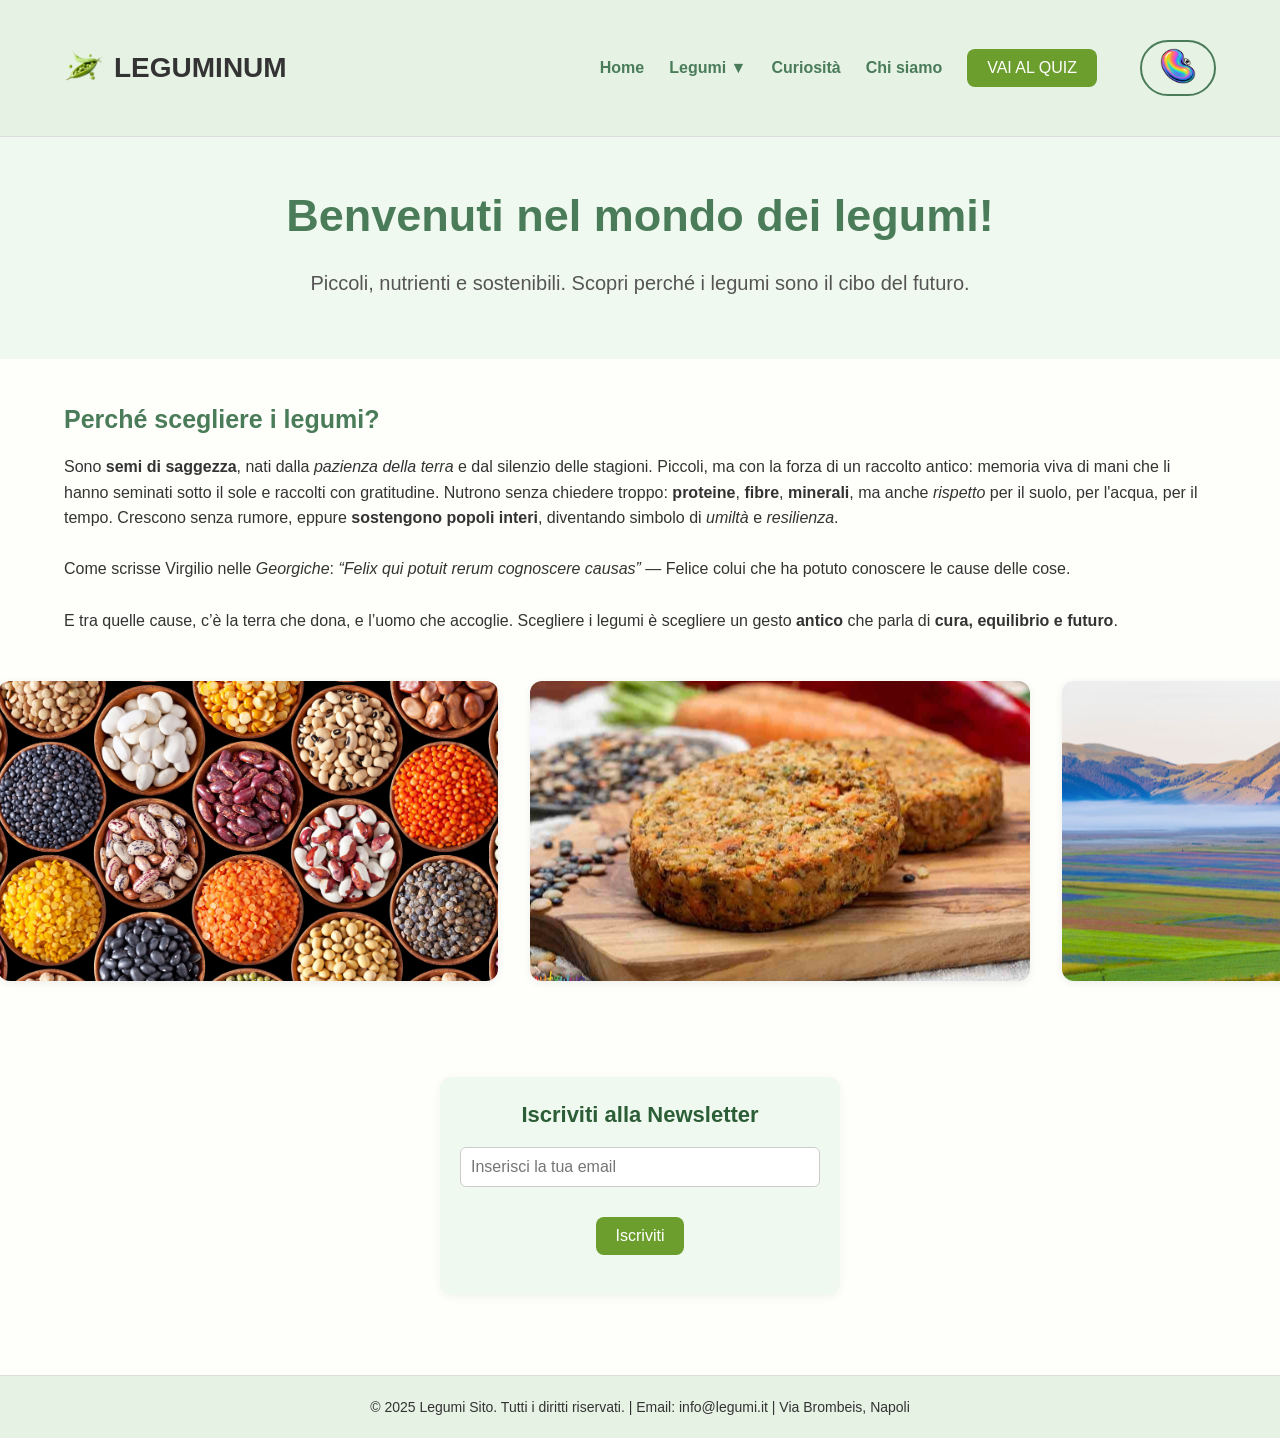
<file: index.html>
<!-- ciao mondo! -->
<!DOCTYPE html> <!-- Tipo di documento HTML -->
<html lang="it"> <!-- Lingua italiana -->
<head>
    <!-- Impostazione della codifica dei caratteri -->
    <meta charset="UTF-8"> <!-- Charset -->
    <!-- Permette il design responsive su dispositivi mobili -->
    <meta name="viewport" content="width=device-width, initial-scale=1.0"> <!-- Responsive -->
    <!-- Descrizione della pagina per i motori di ricerca -->
    <meta name="description" content="Scopri il mondo dei legumi: informazioni, curiosità e benefici."> <!-- SEO descrizione -->
    <!-- Titolo che compare sulla scheda del browser -->
    <title>LEGUMINUM - Home</title> <!-- Titolo pagina -->
    <!-- Collegamento ai fogli di stile -->
    <link rel="stylesheet" href="css/style.css"> <!-- Stile base -->
    <link rel="stylesheet" href="css/theme.css"> <!-- Tema -->
    <link rel="stylesheet" href="css/animation.css"> <!-- Animazioni -->
    <link rel="stylesheet" href="css/dark-theme.css"> <!-- Tema scuro -->
</head>

<body> <!-- Corpo pagina -->
  <header class="navbar"> <!-- Navbar -->
    <div class="container" style="display: flex; align-items: center; justify-content: space-between;"> <!-- Contenitore header -->
      <h1 class="logo" style="display: flex; align-items: center; gap: 10px;"> <!-- Logo -->
        <img src="img/logos.png" alt="logos" style="height: 40px; width: auto;" /> <!-- Immagine logo -->
        <a href="index.html" style="text-decoration: none; color: inherit;">LEGUMINUM</a> <!-- Link home -->
      </h1>
      <nav> <!-- Navigazione -->
  <div class="hamburger" onclick="toggleMenu()">&#9776;</div> <!-- Menu mobile -->
  <ul class="nav-links" id="navLinks"> <!-- Lista link nav -->
    <!-- ...i tuoi link rimangono identici... -->
    <li><a href="index.html">Home</a></li> <!-- Link Home -->
    <li class="dropdown"> <!-- Dropdown legumi -->
      <a href="#" class="dropbtn">Legumi ▼</a> <!-- Bottone dropdown -->
      <ul class="dropdown-content"> <!-- Contenuto dropdown -->
        <li><a href="fagioli.html">Fagioli</a></li> <!-- Fagioli -->
        <li><a href="lenticchie.html">Lenticchie</a></li> <!-- Lenticchie -->
        <li><a href="ceci.html">Ceci</a></li> <!-- Ceci -->
        <li><a href="piselli.html">Piselli</a></li> <!-- Piselli -->
        <li><a href="fave.html">Fave</a></li> <!-- Fave -->
      </ul>
    </li>
    <li><a href="curiosita.html">Curiosità</a></li> <!-- Curiosità -->
    <li><a href="chisiamo.html">Chi siamo</a></li> <!-- Chi siamo -->
     <!--BOTTONE QUIZ
         Questo bottone apre una finestra popup con il quiz sui legumi.
         - class="quiz-btn": applica lo stile personalizzato per il bottone quiz.
         - onclick="window.open(...)": apre la pagina quiz-popup.html in una nuova finestra popup
           con dimensioni specificate (700x800px), impedendo la navigazione dalla pagina principale.
         - Il testo "VAI AL QUIZ" è in maiuscolo per attirare l'attenzione.
         - Il bottone è inserito nella navbar per essere sempre accessibile.-->
    <button class="quiz-btn" onclick="window.open('quiz-popup.html', '_blank', 'width=700,height=800')">VAI AL QUIZ</button> <!-- Bottone quiz -->
    <button id="psychedelicToggle" class="theme-toggle-btn" aria-label="Cambia tema"> <!-- Bottone tema -->
      <img id="themeIcon" src="img/cambiotema.png" alt="Cambia tema psichedelico" style="height: 36px; width: 36px;"> <!-- Icona tema -->
    </button>
  </ul>
</nav>

    </div>
  </header>

  <!-- HERO SECTION - Sezione introduttiva con slogan -->
  <section class="hero"> <!-- Hero -->
    <div class="container"> <!-- Contenitore hero -->
      <h2>Benvenuti nel mondo dei legumi!</h2> <!-- Titolo hero -->
      <p>Piccoli, nutrienti e sostenibili. Scopri perché i legumi sono il cibo del futuro.</p> <!-- Sottotitolo hero -->
    </div>
  </section>

  <!-- MAIN CONTENT - Corpo principale della pagina -->
  <main class="container"> <!-- Main -->
    <section> <!-- Sezione motivazione -->
      <h3>Perché scegliere i legumi?</h3> <!-- Titolo sezione -->
      <p style="margin-bottom: 48px;"> <!-- Testo motivazione -->
  Sono <strong>semi di saggezza</strong>, nati dalla <em>pazienza della terra</em> e dal silenzio delle stagioni. Piccoli, ma con la forza di un raccolto antico: memoria viva di mani che li hanno seminati sotto il sole e raccolti con gratitudine. Nutrono senza chiedere troppo: <strong>proteine</strong>, <strong>fibre</strong>, <strong>minerali</strong>, ma anche <em>rispetto</em> per il suolo, per l'acqua, per il tempo. Crescono senza rumore, eppure <strong>sostengono popoli interi</strong>, diventando simbolo di <em>umiltà</em> e <em>resilienza</em>.
  <br><br>
  Come scrisse Virgilio nelle <em>Georgiche</em>:  
  <em>“Felix qui potuit rerum cognoscere causas”</em> — Felice colui che ha potuto conoscere le cause delle cose.
  <br><br>
  E tra quelle cause, c’è la terra che dona, e l’uomo che accoglie. Scegliere i legumi è scegliere un gesto <strong>antico</strong> che parla di <strong>cura, equilibrio e futuro</strong>.
</p>
  </section>
    <section class="galleria-legumi"> <!-- Galleria immagini -->
      <div class="carousel"> <!-- Carousel -->
        <a href="#img1"><img src="img/galleria di legumi/1.jpg" alt="Legume 1"></a> <!-- Img 1 -->
        <a href="#img2"><img src="img/galleria di legumi/2.jpg" alt="Legume 2"></a> <!-- Img 2 -->
        <a href="#img3"><img src="img/galleria di legumi/3.jpg" alt="Legume 3"></a> <!-- Img 3 -->
        <a href="#img4"><img src="img/galleria di legumi/4.jpg" alt="Legume 4"></a> <!-- Img 4 -->
        <a href="#img6"><img src="img/galleria di legumi/6.jpg" alt="Legume 6"></a> <!-- Img 6 -->
        <a href="#img8"><img src="img/galleria di legumi/8.jpg" alt="Legume 8"></a> <!-- Img 8 -->
        <a href="#img9"><img src="img/galleria di legumi/9.jpg" alt="Legume 9"></a> <!-- Img 9 -->
      </div>

      <!-- Lightbox overlays -->
  <div id="img1" class="lightbox-overlay"> <!-- Overlay 1 -->
    <a href="#" class="close-btn">&times;</a> <!-- Chiudi -->
    <img src="img/galleria di legumi/1.jpg" alt="Legume 1 fullscreen"> <!-- Img full 1 -->
  </div>

  <div id="img2" class="lightbox-overlay"> <!-- Overlay 2 -->
    <a href="#" class="close-btn">&times;</a>
    <img src="img/galleria di legumi/2.jpg" alt="Legume 2 fullscreen">
  </div>

  <div id="img3" class="lightbox-overlay"> <!-- Overlay 3 -->
    <a href="#" class="close-btn">&times;</a>
    <img src="img/galleria di legumi/3.jpg" alt="Legume 3 fullscreen">
  </div>

  <div id="img4" class="lightbox-overlay"> <!-- Overlay 4 -->
    <a href="#" class="close-btn">&times;</a>
    <img src="img/galleria di legumi/4.jpg" alt="Legume 4 fullscreen">
  </div>

  <div id="img6" class="lightbox-overlay"> <!-- Overlay 6 -->
    <a href="#" class="close-btn">&times;</a>
    <img src="img/galleria di legumi/6.jpg" alt="Legume 6 fullscreen">
  </div>

  <div id="img8" class="lightbox-overlay"> <!-- Overlay 8 -->
    <a href="#" class="close-btn">&times;</a>
    <img src="img/galleria di legumi/8.jpg" alt="Legume 8 fullscreen">
  </div>

  <div id="img9" class="lightbox-overlay"> <!-- Overlay 9 -->
    <a href="#" class="close-btn">&times;</a>
    <img src="img/galleria di legumi/9.jpg" alt="Legume 9 fullscreen">
  </div>
</section>

<div style="height: 48px;"></div> <!-- Spazio -->

<section class="newsletter-box" style="max-width: 400px; margin: 40px auto; text-align: center;"> <!-- Newsletter -->
  <!-- Titolo della newsletter -->
  <h2>Iscriviti alla Newsletter</h2> <!-- Titolo newsletter -->

  <!-- Campo input per inserire l'email -->
  <input 
    type="email" 
    id="emailInput" 
    placeholder="Inserisci la tua email" 
    required 
    style="padding: 10px; width: 100%; box-sizing: border-box; margin-bottom: 10px;"
  > <!-- Input email -->

  <!-- Bottone per inviare l'iscrizione -->
  <button 
    onclick="iscriviti()" 
    style="padding: 10px 20px; cursor: pointer;"
  >
    Iscriviti
  </button> <!-- Bottone iscriviti -->

  <!-- Paragrafo dove verrà mostrato il messaggio di errore o conferma -->
  <p id="messaggio" style="color: green; margin-top: 15px;"></p> <!-- Messaggio -->
</section>

</main>

    <!-- FOOTER - Piè di pagina -->
    <footer class="footer"> <!-- Footer -->
        <div class="container"> <!-- Contenitore footer -->
            <p>&copy; 2025 Legumi Sito. Tutti i diritti riservati. | Email: info@legumi.it | Via Brombeis, Napoli</p> <!-- Testo footer -->
        </div>
    </footer>

<script src="js/javatema.js"></script> <!-- Script tema -->

<!-- importa il tuo loop infinito -->
  <script src="js/carousel.js"></script> <!-- Script carousel -->
</body>
</html>
</file>
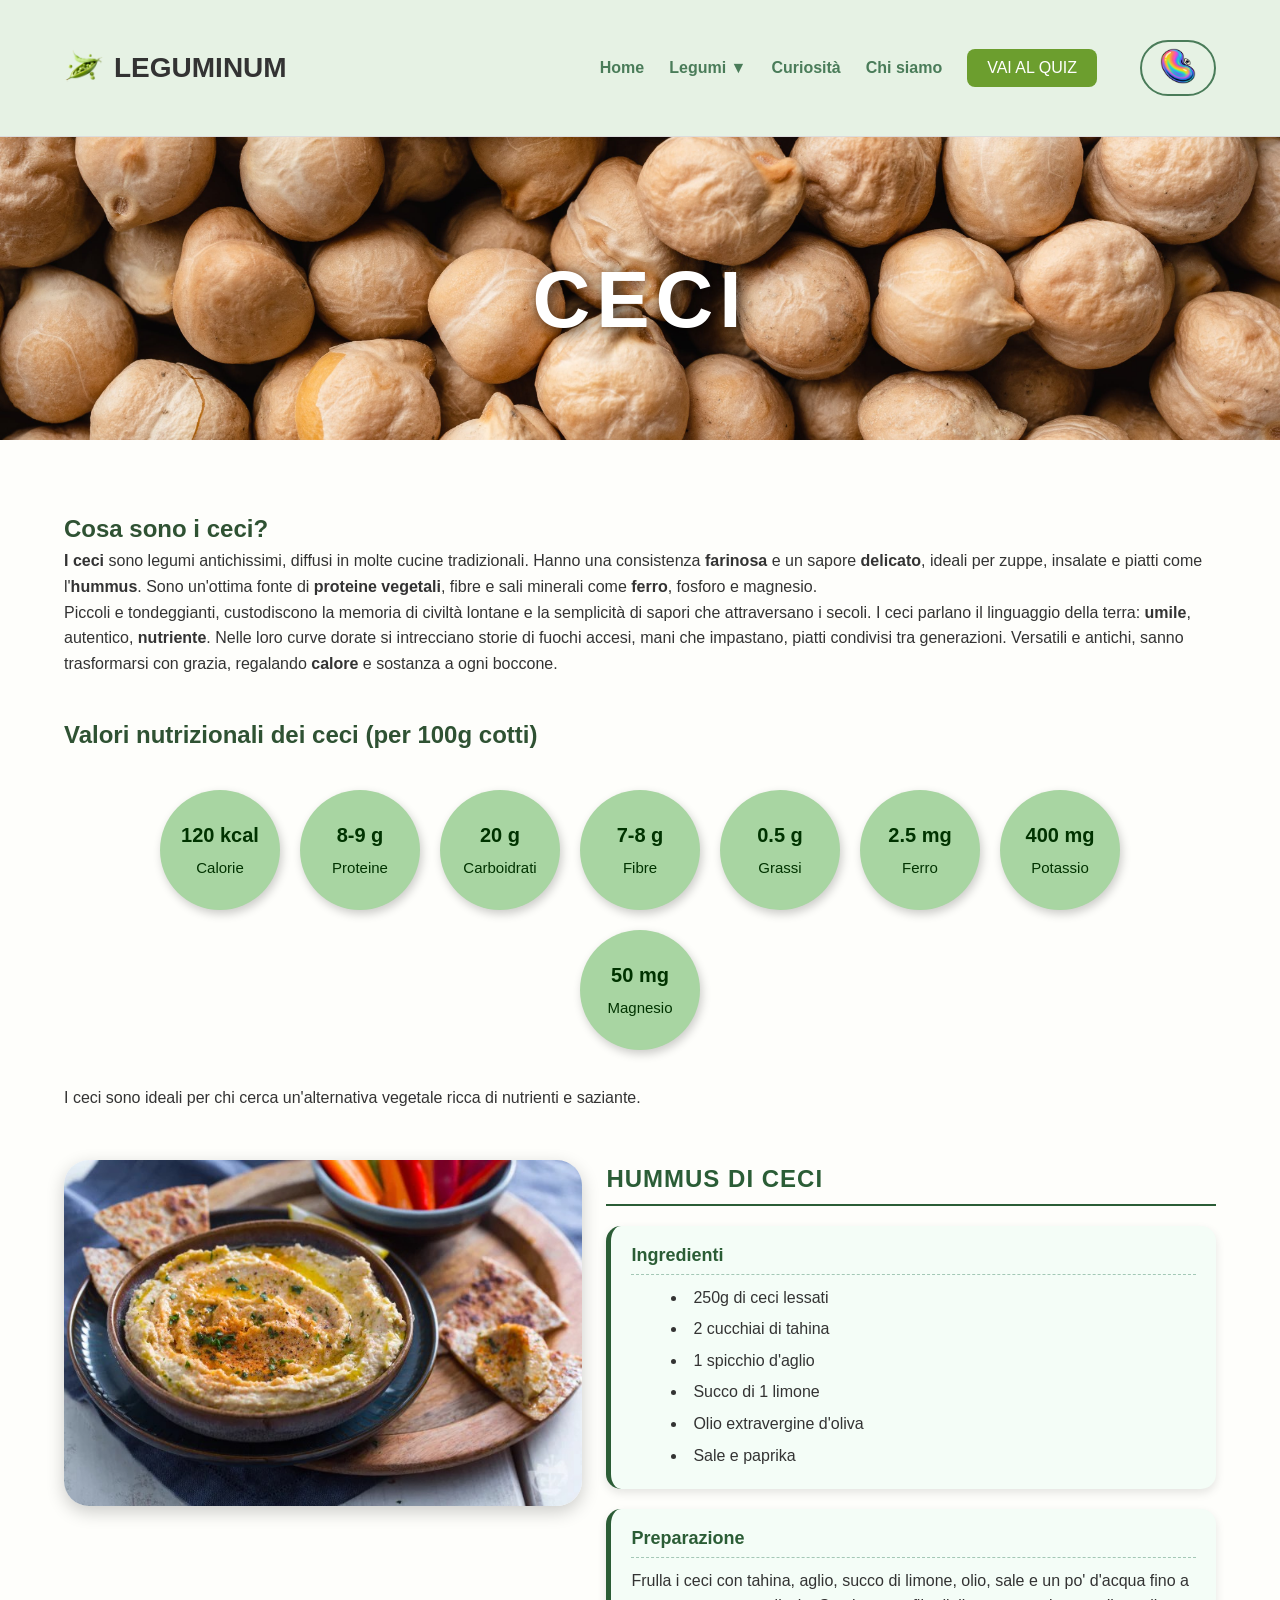
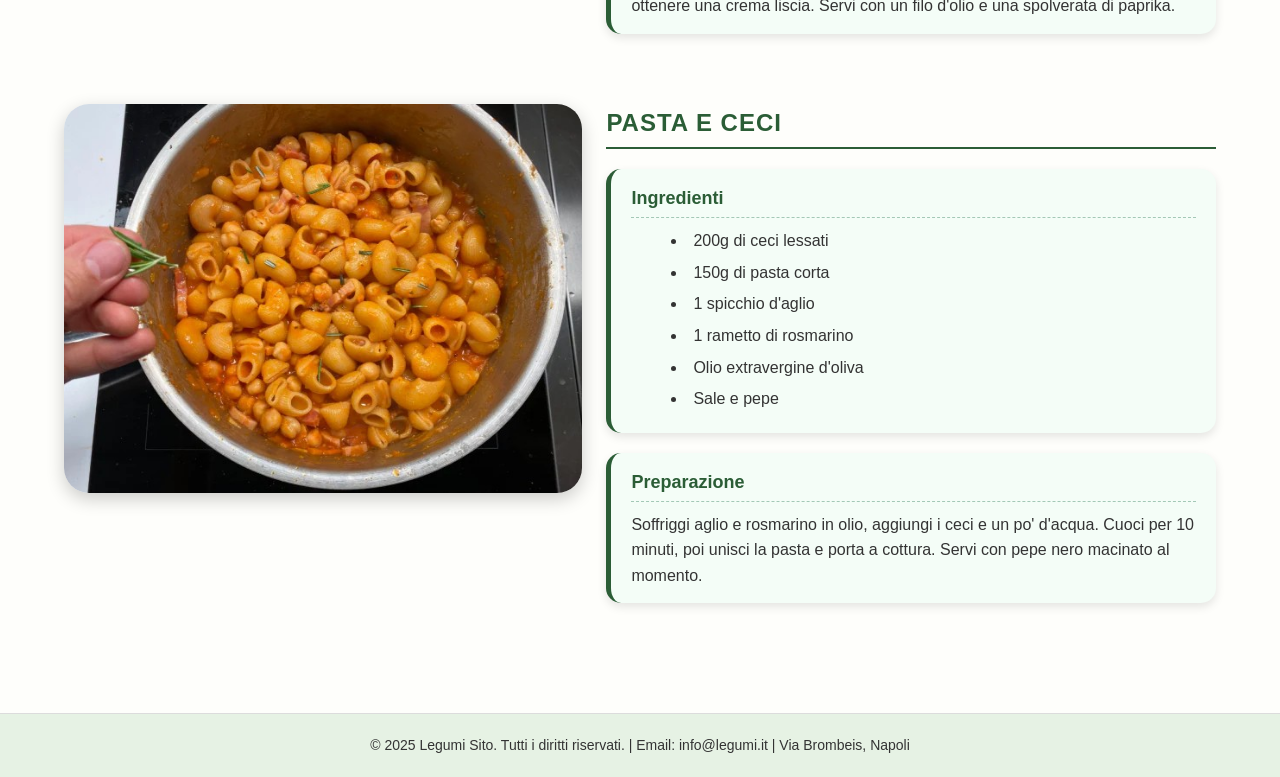
<file: ceci.html>
<!DOCTYPE html> <!-- Tipo documento -->
<html lang="it"> <!-- Lingua italiana -->
<head>
  <meta charset="UTF-8" />
  <meta name="viewport" content="width=device-width, initial-scale=1" /> <!-- Responsive -->
  <title>CECI - Legumi</title>
  <link rel="stylesheet" href="css/style.css" />
  <link rel="stylesheet" href="css/theme.css" />
  <link rel="stylesheet" href="css/dark-theme.css">
  <style>
    .hero-image {
      position: relative;
      text-align: center;
      color: white;
      width: 100vw;
      left: 50%;
      right: 50%;
      margin-left: -50vw;
      margin-right: -50vw;
      max-width: 100vw;
      min-width: 100vw;
      margin-bottom: 70px;
      overflow: hidden;
    }
    .hero-image img {
      width: 100vw;
      min-width: 100vw;
      max-width: 100vw;
      height: auto;
      display: block;
      border-radius: 0;
      object-fit: cover;
      max-height: 400px;
    }
    @media (max-width: 700px) {
      .hero-image img {
        max-height: 220px;
      }
    }
    .hero-text {
      position: absolute;
      top: 65%;
      left: 50%;
      transform: translate(-50%, -50%);
      font-size: clamp(2.2rem, 7vw, 5rem);
      font-weight: 800;
      letter-spacing: 6px;
      text-shadow: 3px 3px 16px rgba(0,0,0,0.8);
      text-transform: uppercase;
      width: 100vw;
      text-align: center;
      margin: 0;
      word-break: break-word;
      padding: 0 10px;
    }
    section {
      margin-bottom: 40px;
    }
    h2, h3 {
      color: #2f5233;
    }
    .box-ricetta ul {
      list-style: disc inside;
      margin-left: 20px;
    }
  </style>
</head>
<body>
  <header class="navbar">
    <div class="container" style="display: flex; align-items: center; justify-content: space-between;">
      <h1 class="logo" style="display: flex; align-items: center; gap: 10px;">
        <img src="img/logos.png" alt="logos" style="height: 40px; width: auto;" />
        <a href="index.html" style="text-decoration: none; color: inherit;">LEGUMINUM</a>
      </h1>
      <nav>
        <div class="hamburger" onclick="toggleMenu()">&#9776;</div>
        <ul class="nav-links" id="navLinks">
          <li><a href="index.html">Home</a></li>
          <li class="dropdown">
            <a href="#" class="dropbtn">Legumi ▼</a>
            <ul class="dropdown-content">
              <li><a href="fagioli.html">Fagioli</a></li>
              <li><a href="lenticchie.html">Lenticchie</a></li>
              <li><a href="ceci.html">Ceci</a></li>
              <li><a href="piselli.html">Piselli</a></li>
              <li><a href="fave.html">Fave</a></li>
            </ul>
          </li>
          <li><a href="curiosita.html">Curiosità</a></li>
          <li><a href="chisiamo.html">Chi siamo</a></li>
          <button class="quiz-btn" onclick="window.open('quiz-popup.html', '_blank', 'width=700,height=800')">VAI AL QUIZ</button>
          <button id="psychedelicToggle" class="theme-toggle-btn" aria-label="Cambia tema">
            <img id="themeIcon" src="img/cambiotema.png" alt="Cambia tema psichedelico" style="height: 36px; width: 36px;">
          </button>
        </ul>
      </nav>
    </div>
  </header>

  <main class="container">
    <div class="hero-image">
      <img src="img/menu a tendina legumi/pagina ceci.jpg" alt="Ceci" />
      <div class="hero-text">CECI</div>
    </div>

    <section>
      <h2>Cosa sono i ceci?</h2>
      <p><strong>I ceci</strong> sono legumi antichissimi, diffusi in molte cucine tradizionali. Hanno una consistenza <strong>farinosa</strong> e un sapore <strong>delicato</strong>, ideali per zuppe, insalate e piatti come l'<strong>hummus</strong>. Sono un'ottima fonte di <strong>proteine vegetali</strong>, fibre e sali minerali come <strong>ferro</strong>, fosforo e magnesio.</p>
      <p>Piccoli e tondeggianti, custodiscono la memoria di civiltà lontane e la semplicità di sapori che attraversano i secoli. I ceci parlano il linguaggio della terra: <strong>umile</strong>, autentico, <strong>nutriente</strong>. Nelle loro curve dorate si intrecciano storie di fuochi accesi, mani che impastano, piatti condivisi tra generazioni. Versatili e antichi, sanno trasformarsi con grazia, regalando <strong>calore</strong> e sostanza a ogni boccone.</p>
    </section>

    <section>
      <h2>Valori nutrizionali dei ceci (per 100g cotti)</h2>
       <div class="nutrizione">
    <div class="box">
      <div class="numero">120 kcal</div>
      <div class="etichetta">Calorie</div>
    </div>
    <div class="box">
      <div class="numero">8-9 g</div>
      <div class="etichetta">Proteine</div>
    </div>
    <div class="box">
      <div class="numero">20 g</div>
      <div class="etichetta">Carboidrati</div>
    </div>
    <div class="box">
      <div class="numero">7-8 g</div>
      <div class="etichetta">Fibre</div>
    </div>
    <div class="box">
      <div class="numero">0.5 g</div>
      <div class="etichetta">Grassi</div>
    </div>
    <div class="box">
      <div class="numero">2.5 mg</div>
      <div class="etichetta">Ferro</div>
    </div>
    <div class="box">
      <div class="numero">400 mg</div>
      <div class="etichetta">Potassio</div>
    </div>
    <div class="box">
      <div class="numero">50 mg</div>
      <div class="etichetta">Magnesio</div>
    </div>
  </div>
      <p>I ceci sono ideali per chi cerca un'alternativa vegetale ricca di nutrienti e saziante.</p>
    </section>

    <section class="ricetta">
      <img src="img/ricette/hummus.jpg" alt="Hummus di ceci">
      <div class="testo-ricetta">
        <h3>HUMMUS DI CECI</h3>
        <div class="box-ricetta">
          <h4>Ingredienti</h4>
          <ul>
            <li>250g di ceci lessati</li>
            <li>2 cucchiai di tahina</li>
            <li>1 spicchio d'aglio</li>
            <li>Succo di 1 limone</li>
            <li>Olio extravergine d'oliva</li>
            <li>Sale e paprika</li>
          </ul>
        </div>
        <div class="box-ricetta">
          <h4>Preparazione</h4>
          <p>Frulla i ceci con tahina, aglio, succo di limone, olio, sale e un po' d'acqua fino a ottenere una crema liscia. Servi con un filo d'olio e una spolverata di paprika.</p>
        </div>
      </div>
    </section>

    <section class="ricetta">
     <img src="img/ricette/pastaceci.jpg" alt="Pasta e ceci">
      <div class="testo-ricetta">
        <h3>PASTA E CECI</h3>
        <div class="box-ricetta">
          <h4>Ingredienti</h4>
          <ul>
            <li>200g di ceci lessati</li>
            <li>150g di pasta corta</li>
            <li>1 spicchio d'aglio</li>
            <li>1 rametto di rosmarino</li>
            <li>Olio extravergine d'oliva</li>
            <li>Sale e pepe</li>
          </ul>
        </div>
        <div class="box-ricetta">
          <h4>Preparazione</h4>
          <p>Soffriggi aglio e rosmarino in olio, aggiungi i ceci e un po' d'acqua. Cuoci per 10 minuti, poi unisci la pasta e porta a cottura. Servi con pepe nero macinato al momento.</p>
        </div>
      </div>
    </section>

  </main>

  <footer class="footer">
    <div class="container">
      <p>&copy; 2025 Legumi Sito. Tutti i diritti riservati. | Email: info@legumi.it | Via Brombeis, Napoli</p>
    </div>
  </footer>

<script src="js/javatema.js"></script>

</body>
</html>
</file>
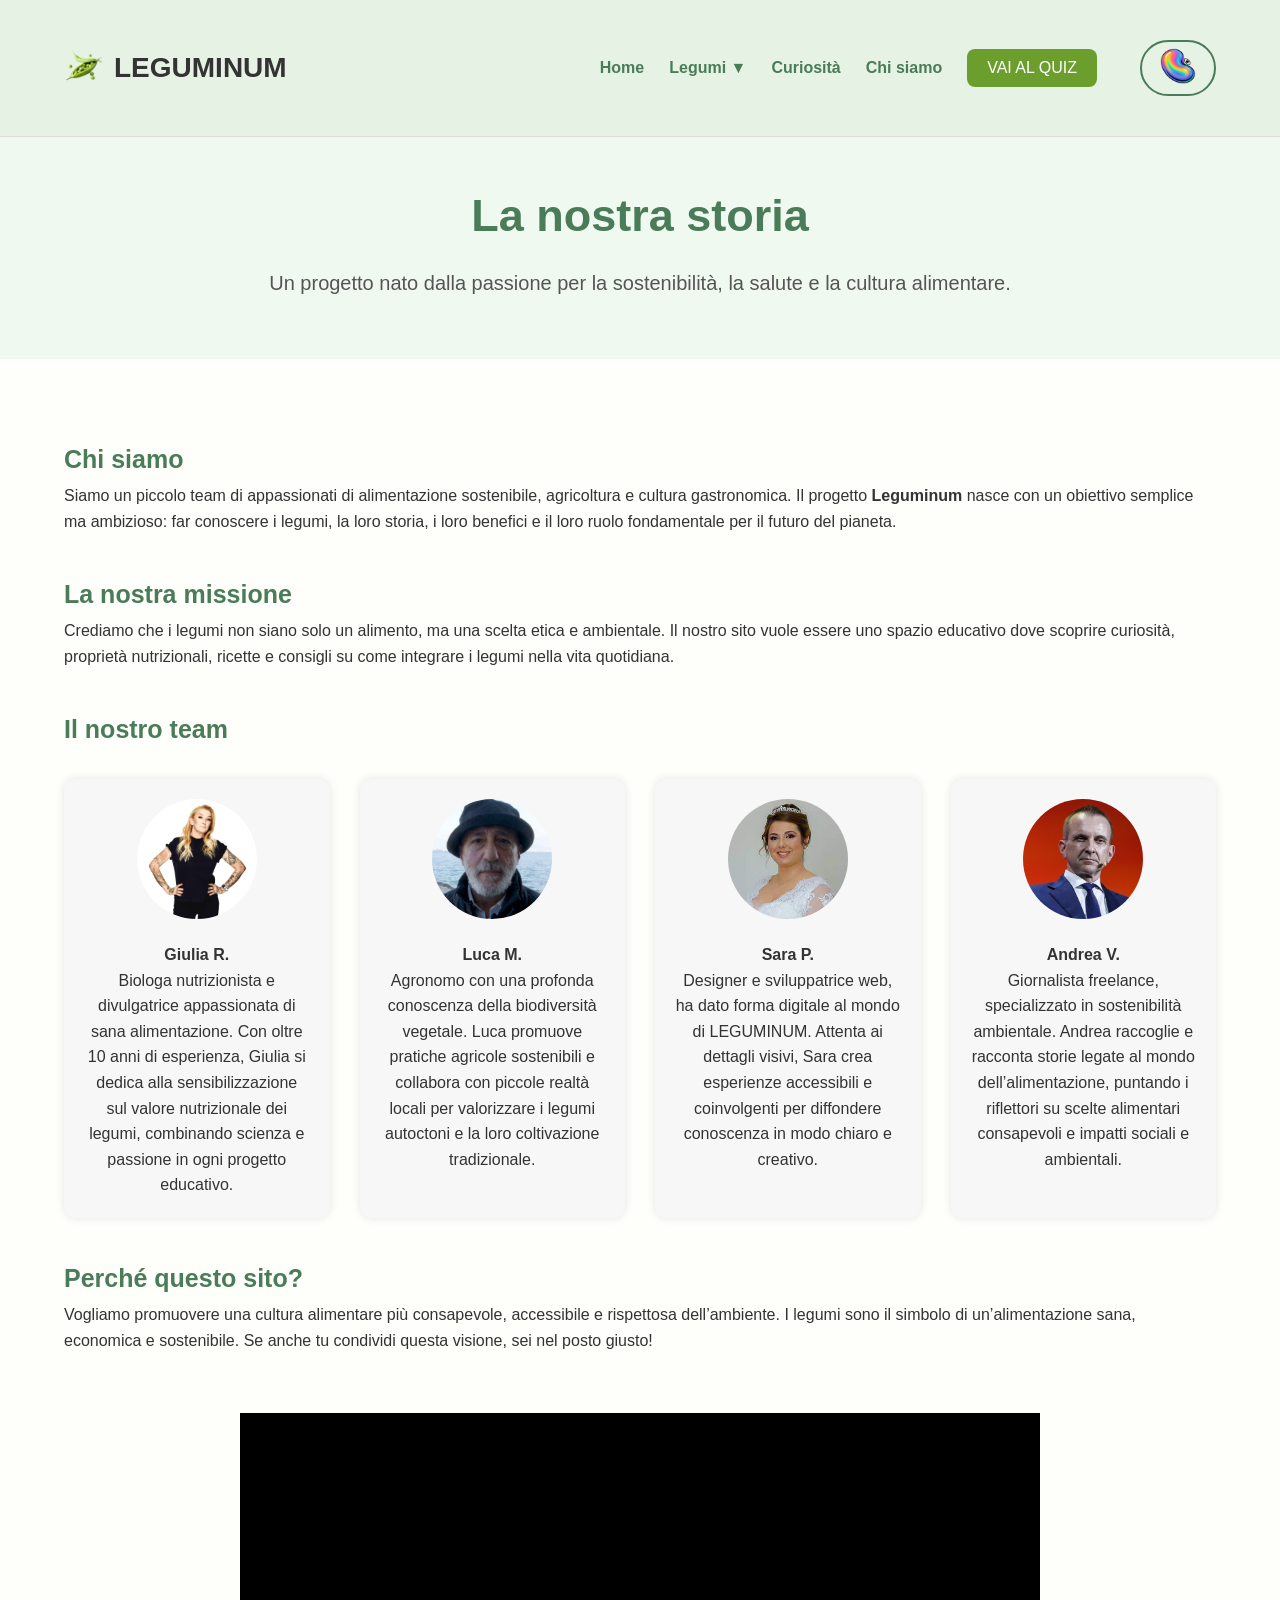
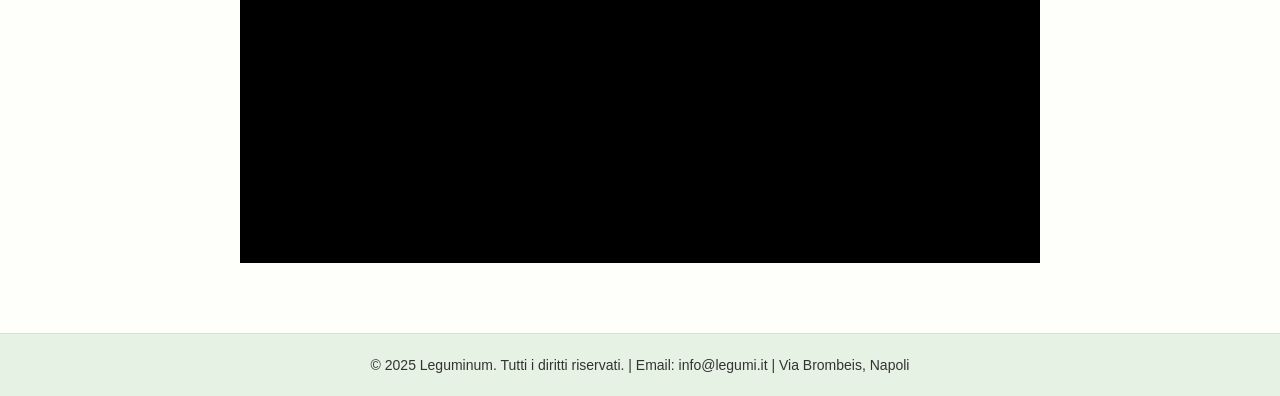
<file: chisiamo.html>
<!DOCTYPE html> <!-- Tipo documento -->
<html lang="it"> <!-- Lingua italiana -->
<head>
    <meta charset="UTF-8"> <!-- Charset -->
    <meta name="viewport" content="width=device-width, initial-scale=1.0"> <!-- Responsive -->
    <meta name="description" content="Scopri chi siamo: la nostra missione è far conoscere il mondo dei legumi."> <!-- SEO descrizione -->
    <title>Chi siamo - LEGUMINUM</title> <!-- Titolo -->
    <link rel="stylesheet" href="css/style.css"> <!-- Stile base -->
    <link rel="stylesheet" href="css/theme.css"> <!-- Tema -->
    <link rel="stylesheet" href="css/animation.css"> <!-- Animazioni -->
    <link rel="stylesheet" href="css/dark-theme.css"> <!-- Tema scuro -->
    <style>
      .team-section { /* Griglia team */
        display: grid;
        grid-template-columns: repeat(auto-fit, minmax(250px, 1fr));
        gap: 30px;
        margin-top: 30px;
      }

      .team-member { /* Box membro team */
        background-color: #f7f7f7;
        border-radius: 12px;
        padding: 20px;
        text-align: center;
        box-shadow: 0 0 10px rgba(0,0,0,0.1);
      }

      .team-member img { /* Immagine membro */
        width: 120px;
        height: 120px;
        border-radius: 50%;
        object-fit: cover;
        margin-bottom: 15px;
      }

      /* Added spacing adjustment */
      main h3 { /* Spaziatura titoli */
        margin-bottom: 4px;
        margin-top: 40px;
      }

      main section p { /* Spaziatura paragrafi */
        margin-top: 0;
      }
    </style>
</head>
<body> <!-- Corpo pagina -->
<!-- HEADER E NAVBAR
       Questa sezione contiene il logo, la navigazione principale,
       il menu a tendina per i legumi, il bottone quiz e il cambio tema.
       Ogni elemento è pensato per garantire accessibilità, coerenza grafica
       e facilità d'uso sia su desktop che su mobile.-->
<header class="navbar"> <!-- Navbar -->
  <div class="container" style="display: flex; align-items: center; justify-content: space-between;"> <!-- Contenitore header -->
    <!-- Logo del sito: immagine e nome, allineati orizzontalmente -->
    <h1 class="logo" style="display: flex; align-items: center; gap: 10px;"> <!-- Logo -->
      <img src="img/logos.png" alt="logos" style="height: 40px; width: auto;" /> <!-- Immagine logo -->
      <a href="index.html" style="text-decoration: none; color: inherit;">LEGUMINUM</a> <!-- Link home -->
    </h1>
    <nav> <!-- Navigazione -->
      <!-- Icona hamburger per menu mobile, visibile solo su schermi piccoli -->
      <div class="hamburger" onclick="toggleMenu()">&#9776;</div> <!-- Hamburger -->
      <ul class="nav-links" id="navLinks"> <!-- Lista nav -->
        <!-- Link principali del sito -->
        <li><a href="index.html">Home</a></li> <!-- Home -->
        <li class="dropdown"> <!-- Dropdown legumi -->
          <!-- Menu a tendina per le pagine dei legumi -->
          <a href="#" class="dropbtn">Legumi ▼</a> <!-- Bottone dropdown -->
          <ul class="dropdown-content"> <!-- Contenuto dropdown -->
            <li><a href="fagioli.html">Fagioli</a></li> <!-- Fagioli -->
            <li><a href="lenticchie.html">Lenticchie</a></li> <!-- Lenticchie -->
            <li><a href="ceci.html">Ceci</a></li> <!-- Ceci -->
            <li><a href="piselli.html">Piselli</a></li> <!-- Piselli -->
            <li><a href="fave.html">Fave</a></li> <!-- Fave -->
          </ul>
        </li>
        <li><a href="curiosita.html">Curiosità</a></li> <!-- Curiosità -->
        <li><a href="chisiamo.html">Chi siamo</a></li> <!-- Chi siamo -->
        <!-- Bottone per il quiz: apre una finestra popup -->
        <button class="quiz-btn" onclick="window.open('quiz-popup.html', '_blank', 'width=700,height=800')">VAI AL QUIZ</button> <!-- Quiz -->
        <!-- Bottone per cambiare tema: mostra un'icona che cambia a seconda del tema attivo -->
        <button id="psychedelicToggle" class="theme-toggle-btn" aria-label="Cambia tema"> <!-- Tema -->
          <img id="themeIcon" src="img/cambiotema.png" alt="Cambia tema psichedelico" style="height: 36px; width: 36px;"> <!-- Icona tema -->
        </button>
      </ul>
    </nav>
  </div>
</header>

<section class="hero"> <!-- Hero -->
    <div class="container"> <!-- Contenitore hero -->
        <h2>La nostra storia</h2> <!-- Titolo hero -->
        <p>Un progetto nato dalla passione per la sostenibilità, la salute e la cultura alimentare.</p> <!-- Sottotitolo hero -->
    </div>
</section>

<main class="container"> <!-- Main -->
    <section> <!-- Sezione chi siamo -->
        <h3>Chi siamo</h3> <!-- Titolo chi siamo -->
        <p>Siamo un piccolo team di appassionati di alimentazione sostenibile, agricoltura e cultura gastronomica. Il progetto <strong>Leguminum</strong> nasce con un obiettivo semplice ma ambizioso: far conoscere i legumi, la loro storia, i loro benefici e il loro ruolo fondamentale per il futuro del pianeta.</p> <!-- Paragrafo chi siamo -->
    </section>

    <section> <!-- Sezione missione -->
        <h3>La nostra missione</h3> <!-- Titolo missione -->
        <p>Crediamo che i legumi non siano solo un alimento, ma una scelta etica e ambientale. Il nostro sito vuole essere uno spazio educativo dove scoprire curiosità, proprietà nutrizionali, ricette e consigli su come integrare i legumi nella vita quotidiana.</p> <!-- Paragrafo missione -->
    </section>

    <section> <!-- Sezione team -->
        <h3>Il nostro team</h3> <!-- Titolo team -->
        <div class="team-section"> <!-- Griglia team -->
          <div class="team-member"> <!-- Membro 1 -->
            <img src="img/team/pina.jpg" alt="Giulia R."> <!-- Img Giulia -->
            <h4>Giulia R.</h4> <!-- Nome Giulia -->
            <p>Biologa nutrizionista e divulgatrice appassionata di sana alimentazione. Con oltre 10 anni di esperienza, Giulia si dedica alla sensibilizzazione sul valore nutrizionale dei legumi, combinando scienza e passione in ogni progetto educativo.</p> <!-- Bio Giulia -->
          </div>
          <div class="team-member"> <!-- Membro 2 -->
            <img src="img/team/patrizio.png" alt="Luca M."> <!-- Img Luca -->
            <h4>Luca M.</h4> <!-- Nome Luca -->
            <p>Agronomo con una profonda conoscenza della biodiversità vegetale. Luca promuove pratiche agricole sostenibili e collabora con piccole realtà locali per valorizzare i legumi autoctoni e la loro coltivazione tradizionale.</p> <!-- Bio Luca -->
          </div>
          <div class="team-member"> <!-- Membro 3 -->
            <img src="img/team/carmela.jpg" alt="Sara P."> <!-- Img Sara -->
            <h4>Sara P.</h4> <!-- Nome Sara -->
            <p>Designer e sviluppatrice web, ha dato forma digitale al mondo di LEGUMINUM. Attenta ai dettagli visivi, Sara crea esperienze accessibili e coinvolgenti per diffondere conoscenza in modo chiaro e creativo.</p> <!-- Bio Sara -->
          </div>
          <div class="team-member"> <!-- Membro 4 -->
            <img src="img/team/mauro.jpg" alt="Andrea V."> <!-- Img Andrea -->
            <h4>Andrea V.</h4> <!-- Nome Andrea -->
            <p>Giornalista freelance, specializzato in sostenibilità ambientale. Andrea raccoglie e racconta storie legate al mondo dell’alimentazione, puntando i riflettori su scelte alimentari consapevoli e impatti sociali e ambientali.</p> <!-- Bio Andrea -->
          </div>
        </div>
    </section>

    <section> <!-- Sezione perché -->
        <h3>Perché questo sito?</h3> <!-- Titolo perché -->
        <p>Vogliamo promuovere una cultura alimentare più consapevole, accessibile e rispettosa dell’ambiente. I legumi sono il simbolo di un’alimentazione sana, economica e sostenibile. Se anche tu condividi questa visione, sei nel posto giusto!</p> <!-- Paragrafo perché -->
    </section>

    <!-- Video YouTube - parte in automatico senza audio -->
    <section style="text-align:center; margin: 60px 0 30px 0;"> <!-- Sezione video -->
      <div style="position:relative; width:100%; max-width:800px; margin:0 auto; aspect-ratio:16/9; background:#000; overflow:hidden;">
        <iframe src="https://www.youtube.com/embed/25YM2e4TteM?autoplay=1&mute=1&si=I1eGws8LJSXuPWhJ&controls=2&modestbranding=1&showinfo=0&rel=0&fs=0" title="YouTube video player" frameborder="0" allow="accelerometer; autoplay; clipboard-write; encrypted-media; gyroscope; picture-in-picture; web-share" referrerpolicy="strict-origin-when-cross-origin" allowfullscreen style="position:absolute; top:0; left:0; width:100%; height:100%; aspect-ratio:16/9; object-fit:cover; background:#000;"></iframe> <!-- Video responsive senza barre nere -->
      </div>
    </section>
</main>

<footer class="footer"> <!-- Footer -->
    <div class="container"> <!-- Contenitore footer -->
        <p>&copy; 2025 Leguminum. Tutti i diritti riservati. | Email: info@legumi.it | Via Brombeis, Napoli</p> <!-- Testo footer -->
    </div>
</footer>

<script src="js/javatema.js"></script> <!-- Script tema -->
</body>
</html>
</file>
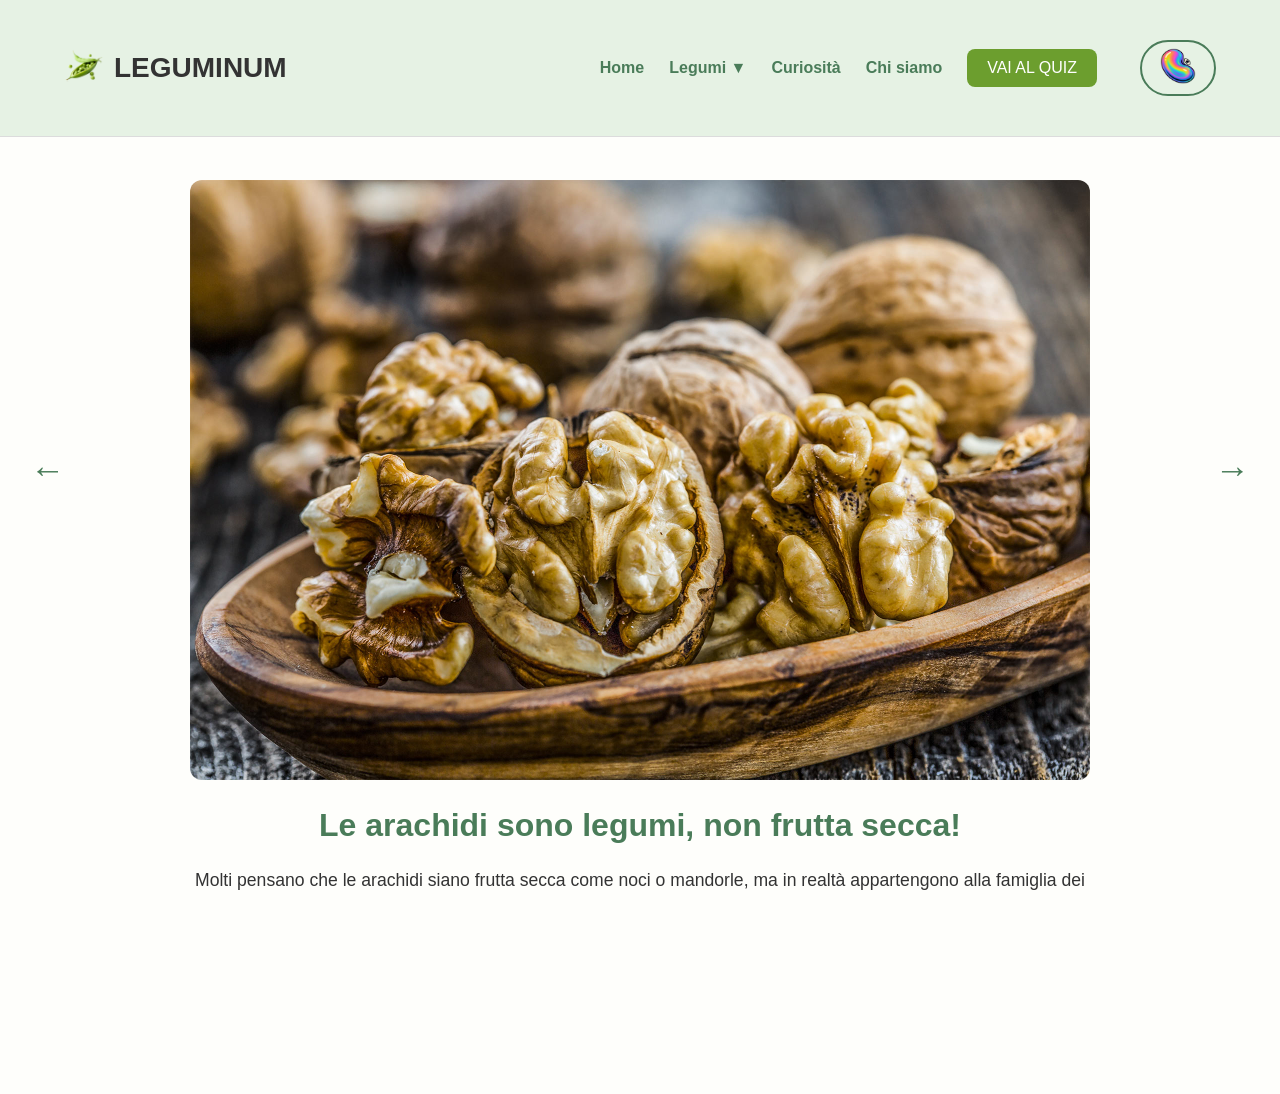
<file: curiosita.html>
<!DOCTYPE html> <!-- Tipo documento HTML -->
<html lang="it"> <!-- Lingua italiana -->
<head>
  <meta charset="UTF-8" /> <!-- Charset -->
  <meta name="viewport" content="width=device-width, initial-scale=1.0"> <!-- Responsive -->
  <title>Curiosità - LEGUMINUM</title> <!-- Titolo pagina -->
  <link rel="stylesheet" href="css/style.css" /> <!-- Stile base -->
  <link rel="stylesheet" href="css/dark-theme.css"> <!-- Tema scuro -->
  <link rel="stylesheet" href="css/theme.css"> <!-- Tema -->
  <style>
    html, body {
      margin: 0; /* Nessun margine */
      padding: 0; /* Nessun padding */
      height: 100%; /* Altezza piena */
      min-height: 100vh; /* Minima altezza viewport */
      overflow-x: hidden; /* Niente scroll orizzontale */
    }

    body {
      min-height: 100vh; /* Altezza minima */
      display: flex; /* Layout flessibile verticale */
      flex-direction: column; /* Colonna */
    }

    main {
      flex: 1 0 auto; /* Occupa spazio rimanente */
      display: flex; /* Layout flessibile */
      align-items: flex-start; /* Allinea in alto */
      justify-content: center; /* Centra orizzontalmente */
      padding-top: 140px; /* Spazio per navbar */
      min-height: 0; /* Nessuna altezza minima */
      box-sizing: border-box; /* Box sizing border-box */
      position: relative; /* Posizionamento relativo */
    }

    .carousel-wrapper {
      display: flex; /* Layout flessibile */
      align-items: center; /* Centra verticalmente */
      justify-content: center; /* Centra orizzontalmente */
      width: 100%; /* Larghezza piena */
      position: relative; /* Posizionamento relativo */
    }

    /* Frecce statiche ai lati dello schermo */
    .carousel-arrow {
      position: fixed;
      top: 50%;
      transform: translateY(-50%);
      z-index: 10;
      background: none;
      border: none;
      color: var(--color-accent, #4a7c59);
      font-size: 2.2rem;
      cursor: pointer;
      padding: 0 10px;
      user-select: none;
    }
    #prevBtn.carousel-arrow {
      left: 20px;
    }
    #nextBtn.carousel-arrow {
      right: 20px;
    }

    .carousel-container {
      display: flex;
      overflow-x: auto;
      scroll-snap-type: x mandatory;
      scroll-behavior: smooth;
      -webkit-overflow-scrolling: touch;
    }

    .carousel-slide {
      flex: none;
      width: 100vw;
      scroll-snap-align: center;
      display: flex;
      align-items: center;
      justify-content: center;
      padding: 40px;
      box-sizing: border-box;
    }

    .carousel-content {
      max-width: 900px;
      display: flex;
      flex-direction: column;
      align-items: center;
      text-align: center;
    }

    .carousel-content img { /* Immagine all'interno del carosello */
      max-width: 100%; /* Larghezza massima 100% del contenitore */
      height: auto; /* Altezza automatica per proporzioni */
      border-radius: 12px; /* Angoli arrotondati */
      margin-bottom: 20px; /* Spazio sotto l'immagine */
    }

    .carousel-content h2 { /* Titolo della curiosità */
      font-size: 2rem; /* Dimensione grande */
      margin-bottom: 15px; /* Spazio sotto il titolo */
      color: var(--color-accent, #4a7c59); /* Colore accentato */
    }

    .carousel-content p { /* Paragrafo descrizione curiosità */
      font-size: 1.1rem; /* Dimensione testo */
      line-height: 1.6; /* Altezza linea per leggibilità */
      color: #333; /* Colore testo */
    }

    /* Nascondi scroll */
    .carousel-container::-webkit-scrollbar { /* Scrollbar carosello */
      display: none; /* Nasconde la barra di scorrimento */
    }

    @media (max-width: 768px) { /* Media query per schermi piccoli */
      .carousel-content h2 { /* Titolo più piccolo su mobile */
        font-size: 1.5rem;
      }
      .carousel-content p { /* Testo più piccolo su mobile */
        font-size: 1rem;
      }
    }
  </style>
</head>
<body>

  <!-- Navbar -->
  <header class="navbar">
  <div class="container" style="display: flex; align-items: center; justify-content: space-between;">
    <!-- Logo del sito: immagine e nome, allineati orizzontalmente -->
    <h1 class="logo" style="display: flex; align-items: center; gap: 10px;">
      <img src="img/logos.png" alt="logos" style="height: 40px; width: auto;" />
      <a href="index.html" style="text-decoration: none; color: inherit;">LEGUMINUM</a>
    </h1>

    <nav>
      <!-- Icona hamburger per menu mobile, visibile solo su schermi piccoli -->
      <div class="hamburger" onclick="toggleMenu()">&#9776;</div>
      <ul class="nav-links" id="navLinks">
        <!-- Link principali del sito -->
        <li><a href="index.html">Home</a></li>
        <li class="dropdown">
          <!-- Menu a tendina per le pagine dei legumi -->
          <a href="#" class="dropbtn">Legumi ▼</a>
          <ul class="dropdown-content">
            <li><a href="fagioli.html">Fagioli</a></li>
            <li><a href="lenticchie.html">Lenticchie</a></li>
            <li><a href="ceci.html">Ceci</a></li>
            <li><a href="piselli.html">Piselli</a></li>
            <li><a href="fave.html">Fave</a></li>
          </ul>
        </li>
        <li><a href="curiosita.html">Curiosità</a></li>
        <li><a href="chisiamo.html">Chi siamo</a></li>
        <!-- Bottone per il quiz: apre una finestra popup -->
        <button class="quiz-btn" onclick="window.open('quiz-popup.html', '_blank', 'width=700,height=800')">VAI AL QUIZ</button>
        <!-- Bottone per cambiare tema: mostra un'icona che cambia a seconda del tema attivo -->
        <button id="psychedelicToggle" class="theme-toggle-btn" aria-label="Cambia tema">
          <img id="themeIcon" src="img/cambiotema.png" alt="Cambia tema psichedelico" style="height: 36px; width: 36px;">
        </button>
      </ul>
    </nav>
  </div>
</header>


  <!-- Contenuto carosello -->
  <main>
  <div class="carousel-wrapper">
    <button id="prevBtn" class="carousel-arrow" aria-label="Precedente">&#8592;</button>
    <div class="carousel-container" id="carousel" style="flex: 1;">
      <!-- CURIOSITÀ 1 -->
      <section class="carousel-slide">
        <div class="carousel-content">
          <img src="img/curiosità/curiosita_noci.jpg" alt="Arachidi" />
          <h2>Le arachidi sono legumi, non frutta secca!</h2>
          <p>Molti pensano che le arachidi siano frutta secca come noci o mandorle, ma in realtà appartengono alla famiglia dei legumi. Crescono sottoterra e hanno un profilo nutrizionale simile ai fagioli. Sono una fonte eccellente di proteine, grassi buoni e fibre. Un vero "legume travestito"!</p>
        </div>
      </section>
      <!-- CURIOSITÀ 2 -->
      <section class="carousel-slide">
        <div class="carousel-content">
          <img src="img/curiosità/curiosita_lenticchie.jpg" alt="Lenticchie egiziane" />
          <h2>Le lenticchie sono tra i primi cibi coltivati dall'uomo</h2>
          <p>Le lenticchie erano presenti già 7000 anni fa nel bacino del Mediterraneo. Nell'antico Egitto venivano offerte agli dei e considerate un cibo sacro. Ancora oggi, mangiarle a Capodanno è simbolo di abbondanza e prosperità. Sono piccole, ma ricche di ferro e proteine!</p>
        </div>
      </section>
      <!-- CURIOSITÀ 3 -->
      <section class="carousel-slide">
        <div class="carousel-content">
          <img src="img/curiosità/curiosita_soia.jpg" alt="Soia" />
          <h2>La soia: il re dei legumi proteici</h2>
          <p>La soia è l'unico legume a contenere tutti gli amminoacidi essenziali, rendendola una proteina completa. È alla base di prodotti come tofu, tempeh e latte di soia. In Asia è coltivata da oltre 3000 anni e oggi è fondamentale per chi segue una dieta vegetale.</p>
        </div>
      </section>
    </div>
    <button id="nextBtn" class="carousel-arrow" aria-label="Successivo">&#8594;</button>
  </div>
</main>

      <!-- FOOTER - Piè di pagina -->
    <footer class="footer">
        <div class="container">
            <p>&copy; 2025 Legumi Sito. Tutti i diritti riservati. | Email: info@legumi.it | Via Brombeis, Napoli</p>
        </div>
    </footer>

  <!-- Script per scorrimento -->
  <script>
    const totalSlides = document.querySelectorAll('.carousel-slide').length;
    let currentSlide = 0;

    function scrollToSlide(index) {
      const container = document.getElementById('carousel');
      const width = container.clientWidth;
      container.scrollTo({ left: width * index, behavior: 'smooth' });
      currentSlide = index;
    }

    document.getElementById('prevBtn').addEventListener('click', function() {
      // Se siamo al primo, vai all'ultimo
      if (currentSlide === 0) {
        scrollToSlide(totalSlides - 1);
      } else {
        scrollToSlide(currentSlide - 1);
      }
    });

    document.getElementById('nextBtn').addEventListener('click', function() {
      // Se siamo all'ultimo, torna al primo
      if (currentSlide === totalSlides - 1) {
        scrollToSlide(0);
      } else {
        scrollToSlide(currentSlide + 1);
      }
    });
  </script>

<script src="js/javatema.js"></script>

</body>
</html>
</file>
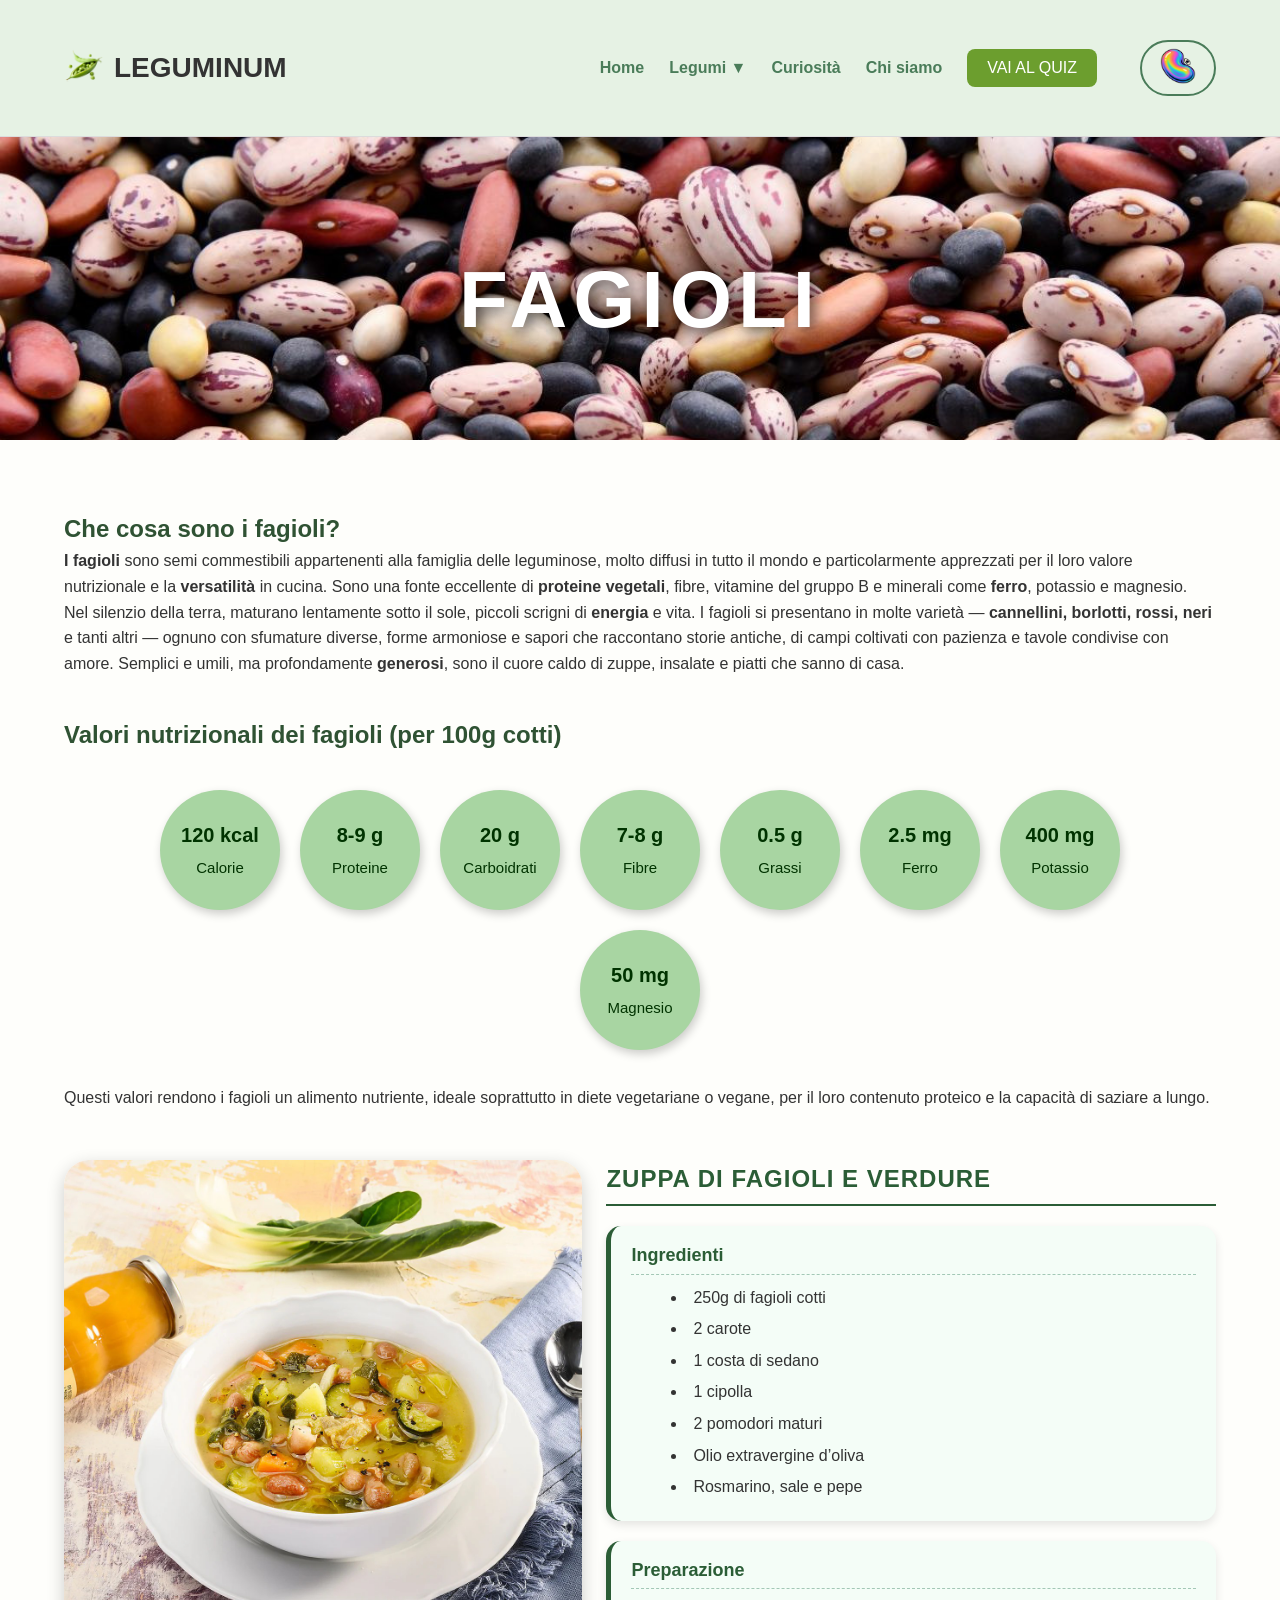
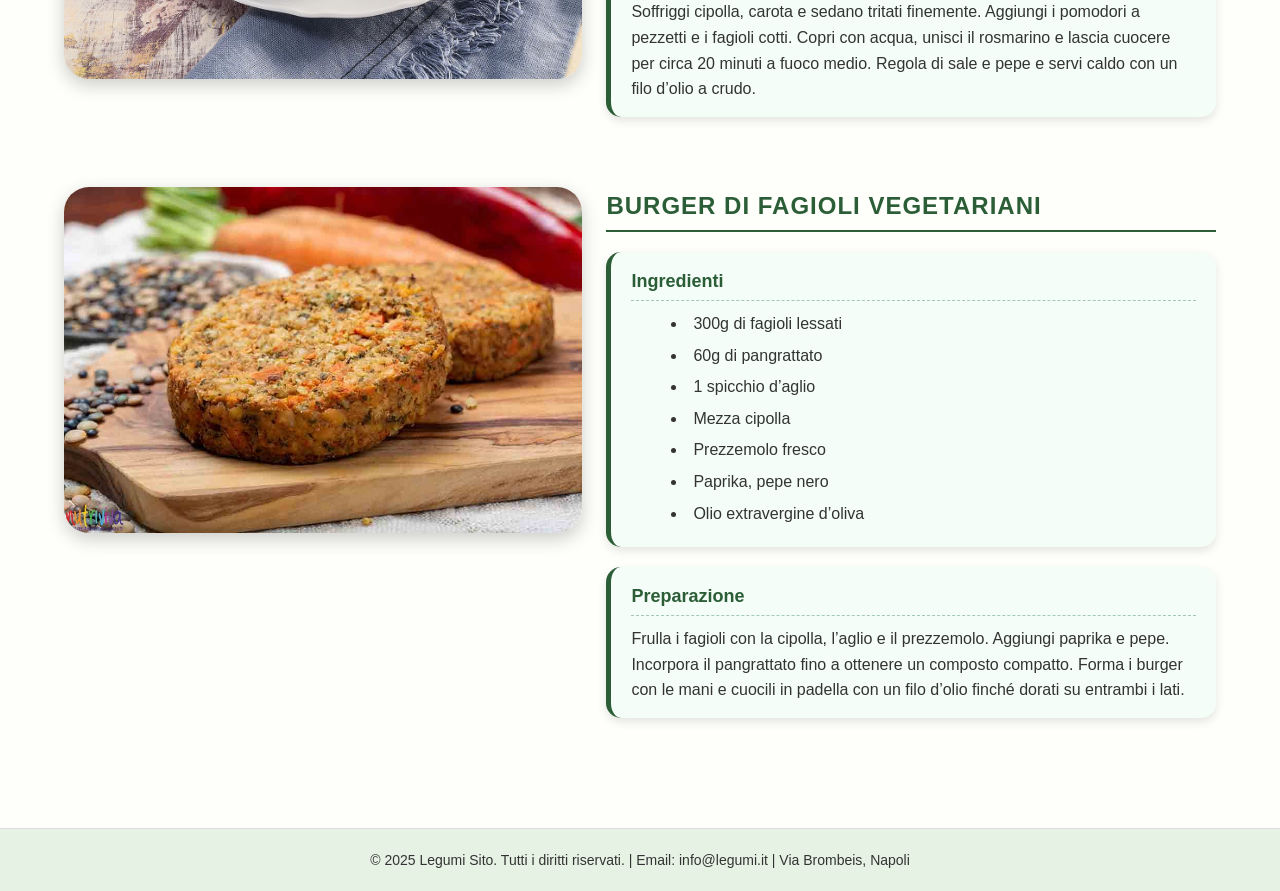
<file: fagioli.html>
<!DOCTYPE html> <!-- Tipo documento HTML -->
<html lang="it"> <!-- Lingua italiana -->
<head>
  <meta charset="UTF-8" />
  <meta name="viewport" content="width=device-width, initial-scale=1" /> <!-- Responsive viewport -->
  <title>FAGIOLI - Legumi</title>
  <link rel="stylesheet" href="css/style.css" />
  <link rel="stylesheet" href="css/theme.css" />
  <link rel="stylesheet" href="css/dark-theme.css">
  <style>
    .hero-image {
      position: relative;
      text-align: center;
      color: white;
      width: 100vw;
      left: 50%;
      right: 50%;
      margin-left: -50vw;
      margin-right: -50vw;
      max-width: 100vw;
      min-width: 100vw;
      margin-bottom: 70px;
      overflow: hidden;
    }
    .hero-image img {
      width: 100vw;
      min-width: 100vw;
      max-width: 100vw;
      height: auto;
      display: block;
      border-radius: 0;
      object-fit: cover;
      max-height: 400px;
    }
    @media (max-width: 700px) {
      .hero-image img {
        max-height: 220px;
      }
    }
    .hero-text {
      position: absolute;
      top: 65%;
      left: 50%;
      transform: translate(-50%, -50%);
      font-size: clamp(2.2rem, 7vw, 5rem);
      font-weight: 800;
      letter-spacing: 6px;
      text-shadow: 3px 3px 16px rgba(0,0,0,0.8);
      text-transform: uppercase;
      width: 100vw;
      text-align: center;
      margin: 0;
      word-break: break-word;
      padding: 0 10px;
    }
    section {
      margin-bottom: 40px;
    }
    h2, h3 {
      color: #2f5233;
    }
    .box-ricetta ul {
      list-style: disc inside;
      margin-left: 20px;
    }
  </style>
</head>
<body>
  <!-- HEADER con menu a tendina -->
  <header class="navbar">
  <div class="container" style="display: flex; align-items: center; justify-content: space-between;">
    <!-- Logo del sito: immagine e nome, allineati orizzontalmente -->
    <h1 class="logo" style="display: flex; align-items: center; gap: 10px;">
      <img src="img/logos.png" alt="logos" style="height: 40px; width: auto;" />
      <a href="index.html" style="text-decoration: none; color: inherit;">LEGUMINUM</a>
    </h1>

    <nav>
      <!-- Icona hamburger per menu mobile, visibile solo su schermi piccoli -->
      <div class="hamburger" onclick="toggleMenu()">&#9776;</div>
      <ul class="nav-links" id="navLinks">
        <!-- Link principali del sito -->
        <li><a href="index.html">Home</a></li> <!-- Link alla homepage -->
        <li class="dropdown"> <!-- Inizio menu a tendina -->
          <!-- Menu a tendina per le pagine dei legumi -->
          <a href="#" class="dropbtn">Legumi ▼</a> <!-- Bottone menu tendina -->
          <ul class="dropdown-content"> <!-- Lista delle pagine dei legumi -->
            <li><a href="fagioli.html">Fagioli</a></li> <!-- Link pagina Fagioli -->
            <li><a href="lenticchie.html">Lenticchie</a></li> <!-- Link pagina Lenticchie -->
            <li><a href="ceci.html">Ceci</a></li> <!-- Link pagina Ceci -->
            <li><a href="piselli.html">Piselli</a></li> <!-- Link pagina Piselli -->
            <li><a href="fave.html">Fave</a></li> <!-- Link pagina Fave -->
          </ul>
        </li> <!-- Fine menu a tendina -->
        <li><a href="curiosita.html">Curiosità</a></li> <!-- Link pagina Curiosità -->
        <li><a href="chisiamo.html">Chi siamo</a></li> <!-- Link pagina Chi siamo -->
        <!-- Bottone per il quiz: apre una finestra popup -->
        <button class="quiz-btn" onclick="window.open('quiz-popup.html', '_blank', 'width=700,height=800')">VAI AL QUIZ</button> <!-- Bottone quiz -->
        <!-- Bottone per cambiare tema: mostra un'icona che cambia a seconda del tema attivo -->
        <button id="psychedelicToggle" class="theme-toggle-btn" aria-label="Cambia tema">
          <img id="themeIcon" src="img/cambiotema.png" alt="Cambia tema psichedelico" style="height: 36px; width: 36px;"> <!-- Icona cambio tema -->
        </button>
      </ul>
    </nav>
  </div>
</header>


  <main class="container">

    <!-- Immagine con titolo in capslock -->
    <div class="hero-image"> <!-- Contenitore hero -->
      <img src="img/menu a tendina legumi/pagina fagiolo.jpg" alt="Fagioli" /> <!-- Immagine hero -->
      <div class="hero-text">FAGIOLI</div> <!-- Titolo hero -->
    </div>

    <!-- Descrizione generale -->
    <section>
      <h2>Che cosa sono i fagioli?</h2> <!-- Titolo descrizione -->
      <p><strong>I fagioli</strong> sono semi commestibili appartenenti alla famiglia delle leguminose, molto diffusi in tutto il mondo e particolarmente apprezzati per il loro valore nutrizionale e la <strong>versatilità</strong> in cucina. Sono una fonte eccellente di <strong>proteine vegetali</strong>, fibre, vitamine del gruppo B e minerali come <strong>ferro</strong>, potassio e magnesio.</p> <!-- Paragrafo descrizione -->
      <p>Nel silenzio della terra, maturano lentamente sotto il sole, piccoli scrigni di <strong>energia</strong> e vita. I fagioli si presentano in molte varietà — <strong>cannellini, borlotti, rossi, neri</strong> e tanti altri — ognuno con sfumature diverse, forme armoniose e sapori che raccontano storie antiche, di campi coltivati con pazienza e tavole condivise con amore. Semplici e umili, ma profondamente <strong>generosi</strong>, sono il cuore caldo di zuppe, insalate e piatti che sanno di casa.</p> <!-- Paragrafo poetico -->
    </section>

    <!-- Valori nutrizionali -->
  <section>
  <h2>Valori nutrizionali dei fagioli (per 100g cotti)</h2>

  <div class="nutrizione">
    <div class="box">
      <div class="numero">120 kcal</div>
      <div class="etichetta">Calorie</div>
    </div>
    <div class="box">
      <div class="numero">8-9 g</div>
      <div class="etichetta">Proteine</div>
    </div>
    <div class="box">
      <div class="numero">20 g</div>
      <div class="etichetta">Carboidrati</div>
    </div>
    <div class="box">
      <div class="numero">7-8 g</div>
      <div class="etichetta">Fibre</div>
    </div>
    <div class="box">
      <div class="numero">0.5 g</div>
      <div class="etichetta">Grassi</div>
    </div>
    <div class="box">
      <div class="numero">2.5 mg</div>
      <div class="etichetta">Ferro</div>
    </div>
    <div class="box">
      <div class="numero">400 mg</div>
      <div class="etichetta">Potassio</div>
    </div>
    <div class="box">
      <div class="numero">50 mg</div>
      <div class="etichetta">Magnesio</div>
    </div>
  </div> <!-- Fine valori nutrizionali -->
  <p>Questi valori rendono i fagioli un alimento nutriente, ideale soprattutto in diete vegetariane o vegane, per il loro contenuto proteico e la capacità di saziare a lungo.</p> <!-- Nota nutrizionale -->
</section>

    <!-- Ricette vegetariane -->
<!-- PRIMA RICETTA - immagine a sinistra -->
<section class="ricetta"> <!-- Sezione zuppa -->
    <img src="img/ricette/zuppa.jpg" alt="Zuppa di fagioli"> <!-- Immagine zuppa -->
    <div class="testo-ricetta"> <!-- Box testo ricetta -->
        <h3>ZUPPA DI FAGIOLI E VERDURE</h3> <!-- Titolo ricetta -->
        <div class="box-ricetta"> <!-- Box ingredienti zuppa -->
            <h4>Ingredienti</h4> <!-- Titolo ingredienti -->
            <ul>
                <li>250g di fagioli cotti</li> <!-- Fagioli -->
                <li>2 carote</li> <!-- Carote -->
                <li>1 costa di sedano</li> <!-- Sedano -->
                <li>1 cipolla</li> <!-- Cipolla -->
                <li>2 pomodori maturi</li> <!-- Pomodori -->
                <li>Olio extravergine d’oliva</li> <!-- Olio -->
                <li>Rosmarino, sale e pepe</li> <!-- Aromi -->
            </ul>
        </div>
        <div class="box-ricetta"> <!-- Box preparazione zuppa -->
            <h4>Preparazione</h4> <!-- Titolo preparazione -->
            <p>Soffriggi cipolla, carota e sedano tritati finemente. Aggiungi i pomodori a pezzetti e i fagioli cotti. Copri con acqua, unisci il rosmarino e lascia cuocere per circa 20 minuti a fuoco medio. Regola di sale e pepe e servi caldo con un filo d’olio a crudo.</p> <!-- Procedimento zuppa -->
        </div>
    </div>
</section>

<!-- SECONDA RICETTA -->
<section class="ricetta"> <!-- Sezione burger -->
   <img src="img/galleria di legumi/2.jpg" alt="Burger di fagioli"> <!-- Immagine burger -->
    <div class="testo-ricetta"> <!-- Box testo burger -->
        <h3>BURGER DI FAGIOLI VEGETARIANI</h3> <!-- Titolo burger -->
        <div class="box-ricetta"> <!-- Box ingredienti burger -->
            <h4>Ingredienti</h4> <!-- Titolo ingredienti burger -->
            <ul>
                <li>300g di fagioli lessati</li> <!-- Fagioli -->
                <li>60g di pangrattato</li> <!-- Pangrattato -->
                <li>1 spicchio d’aglio</li> <!-- Aglio -->
                <li>Mezza cipolla</li> <!-- Cipolla -->
                <li>Prezzemolo fresco</li> <!-- Prezzemolo -->
                <li>Paprika, pepe nero</li> <!-- Spezie -->
                <li>Olio extravergine d’oliva</li> <!-- Olio -->
            </ul>
        </div>
        <div class="box-ricetta"> <!-- Box preparazione burger -->
            <h4>Preparazione</h4> <!-- Titolo preparazione burger -->
            <p>Frulla i fagioli con la cipolla, l’aglio e il prezzemolo. Aggiungi paprika e pepe. Incorpora il pangrattato fino a ottenere un composto compatto. Forma i burger con le mani e cuocili in padella con un filo d’olio finché dorati su entrambi i lati.</p> <!-- Procedimento burger -->
        </div>
    </div>
   </section>
</main>

   <!-- FOOTER - Piè di pagina -->
    <footer class="footer">
        <div class="container">
            <p>&copy; 2025 Legumi Sito. Tutti i diritti riservati. | Email: info@legumi.it | Via Brombeis, Napoli</p>
        </div>
    </footer>

<script src="js/javatema.js"></script>

</body>
</html>
</file>
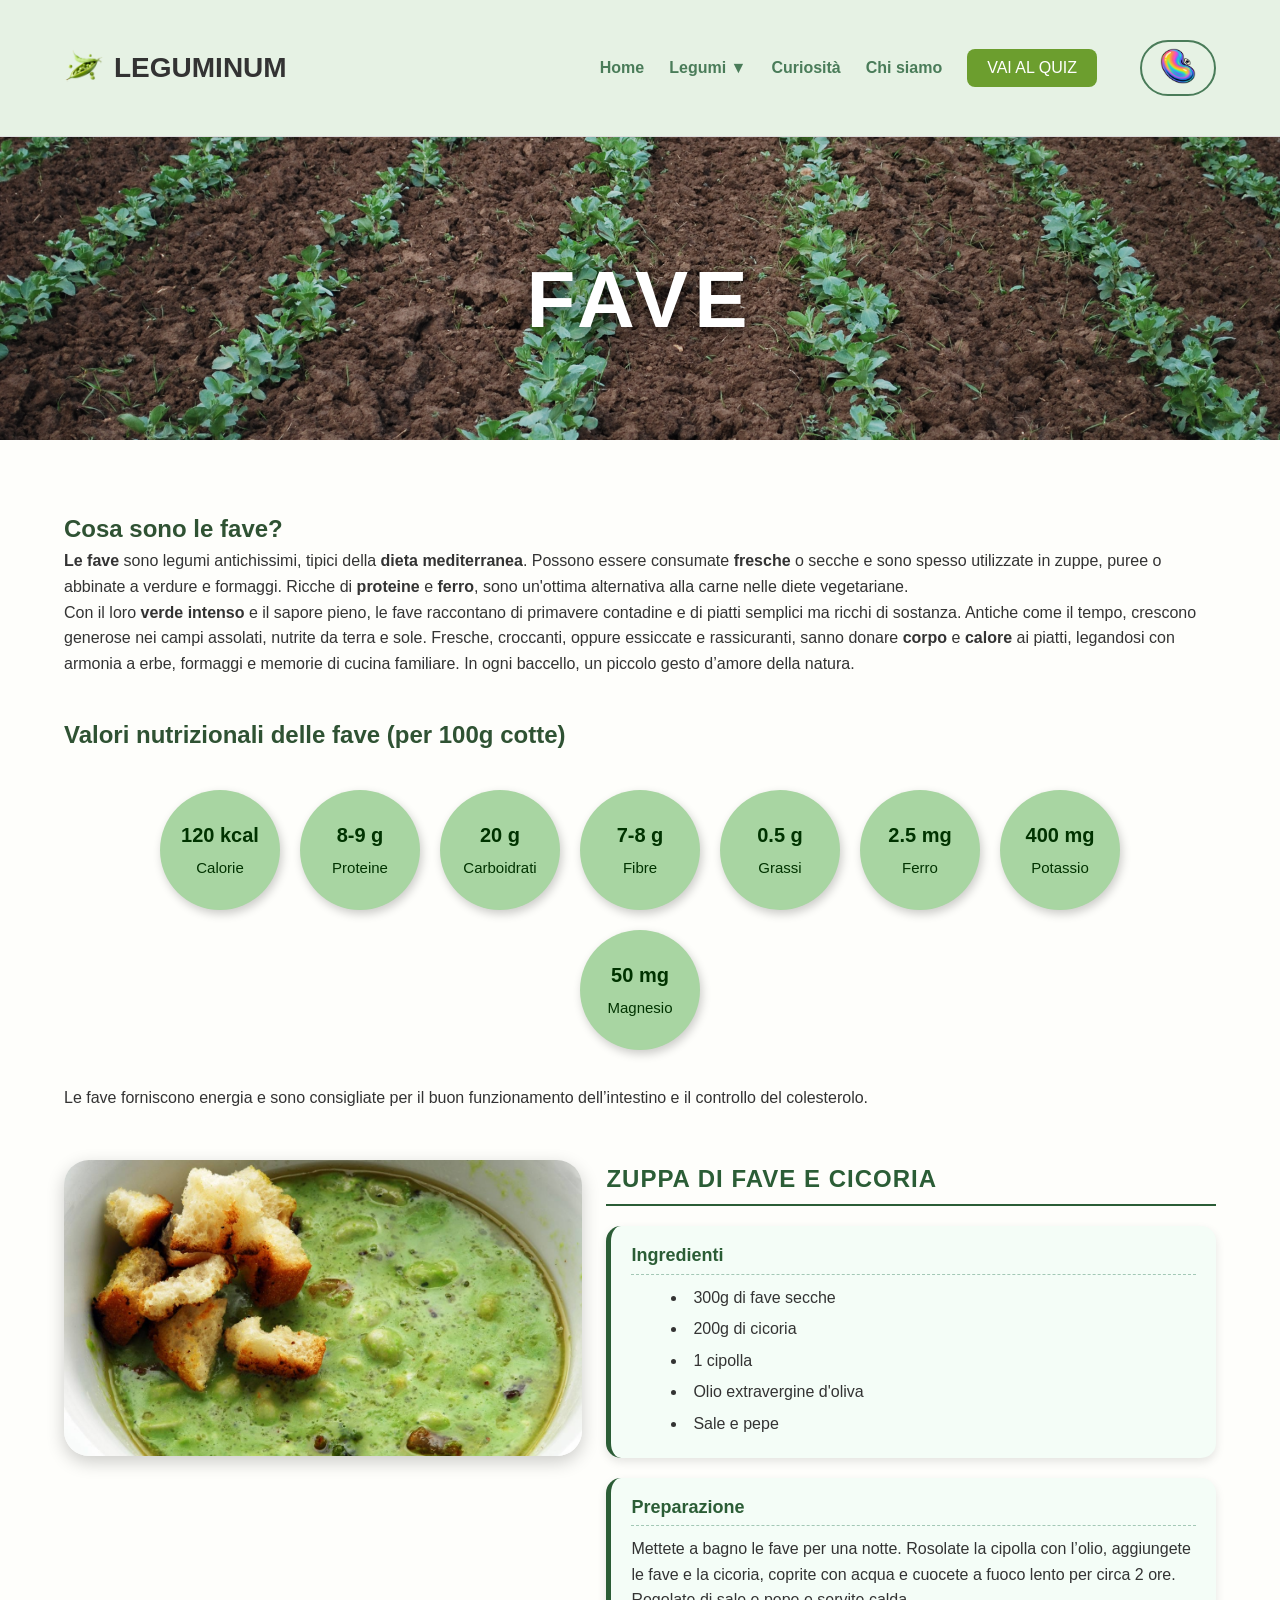
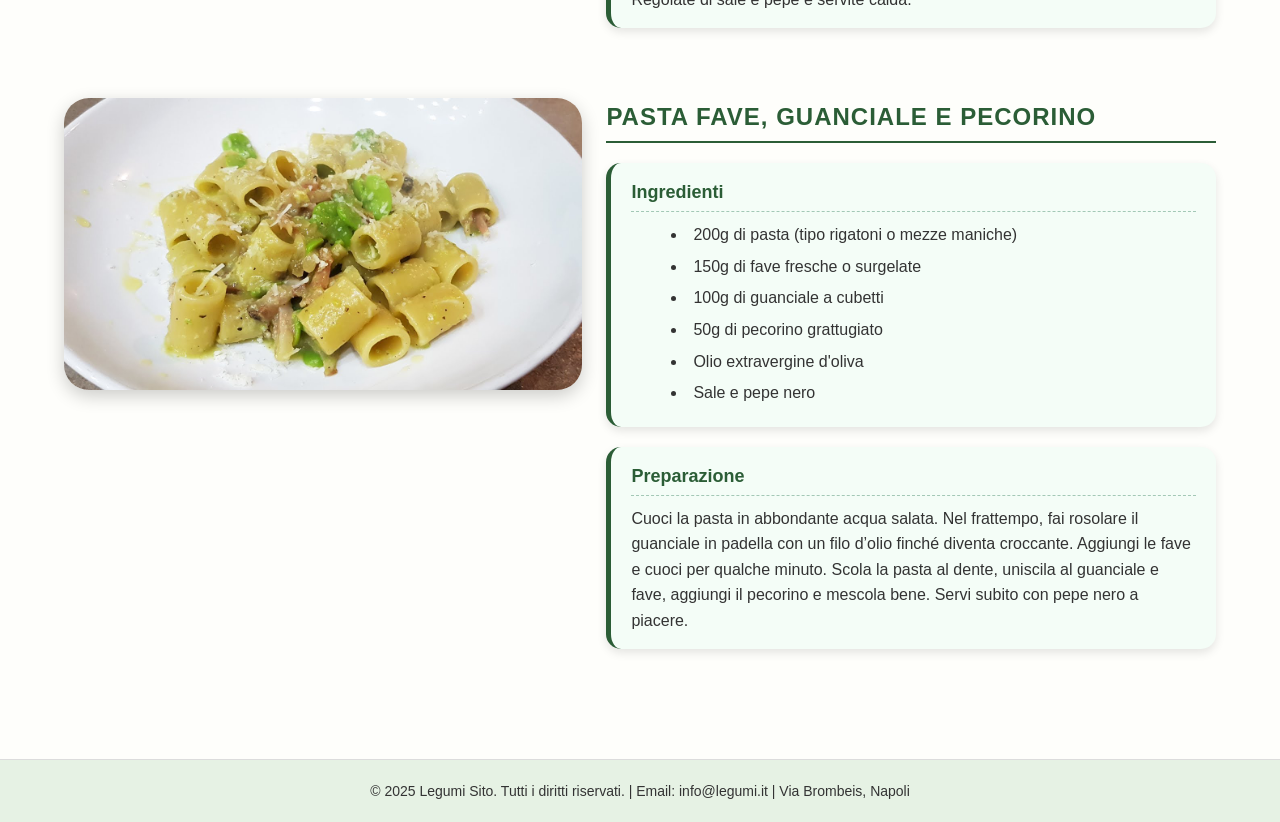
<file: fave.html>
<!DOCTYPE html>
<html lang="it">
<head>
  <meta charset="UTF-8" />
  <meta name="viewport" content="width=device-width, initial-scale=1" />
  <title>FAVE - Legumi</title>
  <link rel="stylesheet" href="css/style.css" />
  <link rel="stylesheet" href="css/theme.css" />
  <link rel="stylesheet" href="css/dark-theme.css">
  <style>
    .hero-image {
      position: relative;
      text-align: center;
      color: white;
      width: 100vw;
      left: 50%;
      right: 50%;
      margin-left: -50vw;
      margin-right: -50vw;
      max-width: 100vw;
      min-width: 100vw;
      margin-bottom: 70px;
      overflow: hidden;
    }
    .hero-image img {
      width: 100vw;
      min-width: 100vw;
      max-width: 100vw;
      height: auto;
      display: block;
      border-radius: 0;
      object-fit: cover;
      max-height: 400px;
    }
    .hero-text {
      position: absolute;
      top: 65%;
      left: 50%;
      transform: translate(-50%, -50%);
      font-size: 5rem;
      font-weight: 800;
      letter-spacing: 6px;
      text-shadow: 3px 3px 16px rgba(0,0,0,0.8);
      text-transform: uppercase;
      width: 100vw;
      text-align: center;
      margin: 0;
    }
    section {
      margin-bottom: 40px;
    }
    h2, h3 {
      color: #2f5233;
    }
    .box-ricetta ul {
      list-style: disc inside;
      margin-left: 20px;
    }
  </style>
</head>
<body>
  <header class="navbar">
    <div class="container" style="display: flex; align-items: center; justify-content: space-between;">
      <h1 class="logo" style="display: flex; align-items: center; gap: 10px;">
        <img src="img/logos.png" alt="logos" style="height: 40px; width: auto;" />
        <a href="index.html" style="text-decoration: none; color: inherit;">LEGUMINUM</a>
      </h1>
      <nav>
        <div class="hamburger" onclick="toggleMenu()">&#9776;</div>
        <ul class="nav-links" id="navLinks">
          <li><a href="index.html">Home</a></li>
          <li class="dropdown">
            <a href="#" class="dropbtn">Legumi ▼</a>
            <ul class="dropdown-content">
              <li><a href="fagioli.html">Fagioli</a></li>
              <li><a href="lenticchie.html">Lenticchie</a></li>
              <li><a href="ceci.html">Ceci</a></li>
              <li><a href="piselli.html">Piselli</a></li>
              <li><a href="fave.html">Fave</a></li>
            </ul>
          </li>
          <li><a href="curiosita.html">Curiosità</a></li>
          <li><a href="chisiamo.html">Chi siamo</a></li>
          <button class="quiz-btn" onclick="window.open('quiz-popup.html', '_blank', 'width=700,height=800')">VAI AL QUIZ</button>
          <button id="psychedelicToggle" class="theme-toggle-btn" aria-label="Cambia tema">
            <img id="themeIcon" src="img/cambiotema.png" alt="Cambia tema psichedelico" style="height: 36px; width: 36px;">
          </button>
        </ul>
      </nav>
    </div>
  </header>
  <main class="container">
    <div class="hero-image">
      <img src="img/menu a tendina legumi/pagina fave.jpg" alt="Fave" style="width:100%;height:auto;max-width:100vw;">
      <div class="hero-text" style="font-size:clamp(2.2rem,8vw,5rem);padding:0 10px;word-break:break-word;">FAVE</div>
    </div>
    <section>
      <h2>Cosa sono le fave?</h2>
      <p><strong>Le fave</strong> sono legumi antichissimi, tipici della <strong>dieta mediterranea</strong>. Possono essere consumate <strong>fresche</strong> o secche e sono spesso utilizzate in zuppe, puree o abbinate a verdure e formaggi. Ricche di <strong>proteine</strong> e <strong>ferro</strong>, sono un'ottima alternativa alla carne nelle diete vegetariane.</p>
      <p>Con il loro <strong>verde intenso</strong> e il sapore pieno, le fave raccontano di primavere contadine e di piatti semplici ma ricchi di sostanza. Antiche come il tempo, crescono generose nei campi assolati, nutrite da terra e sole. Fresche, croccanti, oppure essiccate e rassicuranti, sanno donare <strong>corpo</strong> e <strong>calore</strong> ai piatti, legandosi con armonia a erbe, formaggi e memorie di cucina familiare. In ogni baccello, un piccolo gesto d’amore della natura.</p>
    </section>
    <section>
      <h2>Valori nutrizionali delle fave (per 100g cotte)</h2>
       <div class="nutrizione">
    <div class="box">
      <div class="numero">120 kcal</div>
      <div class="etichetta">Calorie</div>
    </div>
    <div class="box">
      <div class="numero">8-9 g</div>
      <div class="etichetta">Proteine</div>
    </div>
    <div class="box">
      <div class="numero">20 g</div>
      <div class="etichetta">Carboidrati</div>
    </div>
    <div class="box">
      <div class="numero">7-8 g</div>
      <div class="etichetta">Fibre</div>
    </div>
    <div class="box">
      <div class="numero">0.5 g</div>
      <div class="etichetta">Grassi</div>
    </div>
    <div class="box">
      <div class="numero">2.5 mg</div>
      <div class="etichetta">Ferro</div>
    </div>
    <div class="box">
      <div class="numero">400 mg</div>
      <div class="etichetta">Potassio</div>
    </div>
    <div class="box">
      <div class="numero">50 mg</div>
      <div class="etichetta">Magnesio</div>
    </div>
  </div>
      <p>Le fave forniscono energia e sono consigliate per il buon funzionamento dell’intestino e il controllo del colesterolo.</p>
    </section>
    <section class="ricetta">
      <img src="img/ricette/zuppafave.jpg" alt="Zuppa di fave e cicoria">
      <div class="testo-ricetta">
        <h3>ZUPPA DI FAVE E CICORIA</h3>
        <div class="box-ricetta">
          <h4>Ingredienti</h4>
          <ul>
            <li>300g di fave secche</li>
            <li>200g di cicoria</li>
            <li>1 cipolla</li>
            <li>Olio extravergine d'oliva</li>
            <li>Sale e pepe</li>
          </ul>
        </div>
        <div class="box-ricetta">
          <h4>Preparazione</h4>
          <p>Mettete a bagno le fave per una notte. Rosolate la cipolla con l’olio, aggiungete le fave e la cicoria, coprite con acqua e cuocete a fuoco lento per circa 2 ore. Regolate di sale e pepe e servite calda.</p>
        </div>
      </div>
    </section>
    <section class="ricetta">
      <img src="img/ricette/pastafave.jpg" alt="Pasta fave guanciale e pecorino">
      <div class="testo-ricetta">
        <h3>PASTA FAVE, GUANCIALE E PECORINO</h3>
        <div class="box-ricetta">
          <h4>Ingredienti</h4>
          <ul>
            <li>200g di pasta (tipo rigatoni o mezze maniche)</li>
            <li>150g di fave fresche o surgelate</li>
            <li>100g di guanciale a cubetti</li>
            <li>50g di pecorino grattugiato</li>
            <li>Olio extravergine d'oliva</li>
            <li>Sale e pepe nero</li>
          </ul>
        </div>
        <div class="box-ricetta">
          <h4>Preparazione</h4>
          <p>Cuoci la pasta in abbondante acqua salata. Nel frattempo, fai rosolare il guanciale in padella con un filo d’olio finché diventa croccante. Aggiungi le fave e cuoci per qualche minuto. Scola la pasta al dente, uniscila al guanciale e fave, aggiungi il pecorino e mescola bene. Servi subito con pepe nero a piacere.</p>
        </div>
      </div>
    </section>
  </main>
  <footer class="footer">
    <div class="container">
      <p>&copy; 2025 Legumi Sito. Tutti i diritti riservati. | Email: info@legumi.it | Via Brombeis, Napoli</p>
    </div>
  </footer>
<script src="js/javatema.js"></script>
</body>
</html>
</file>
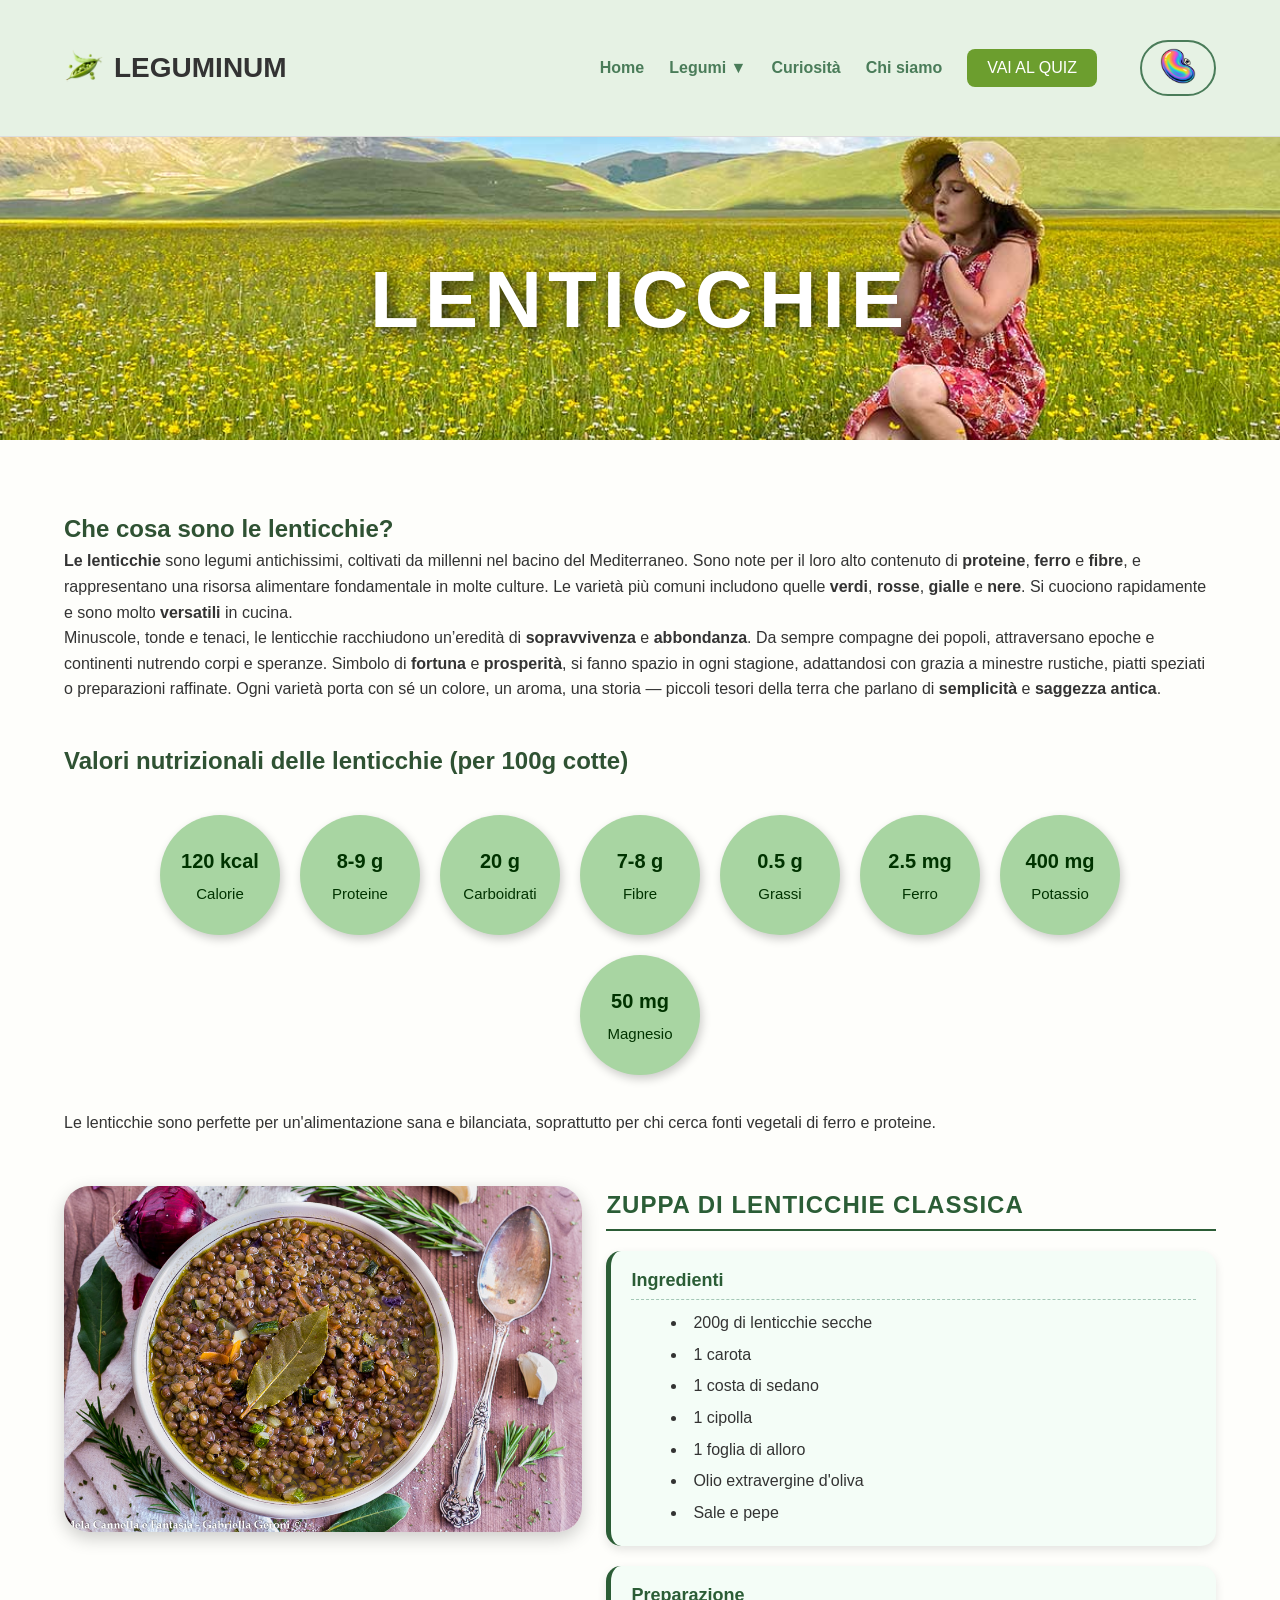
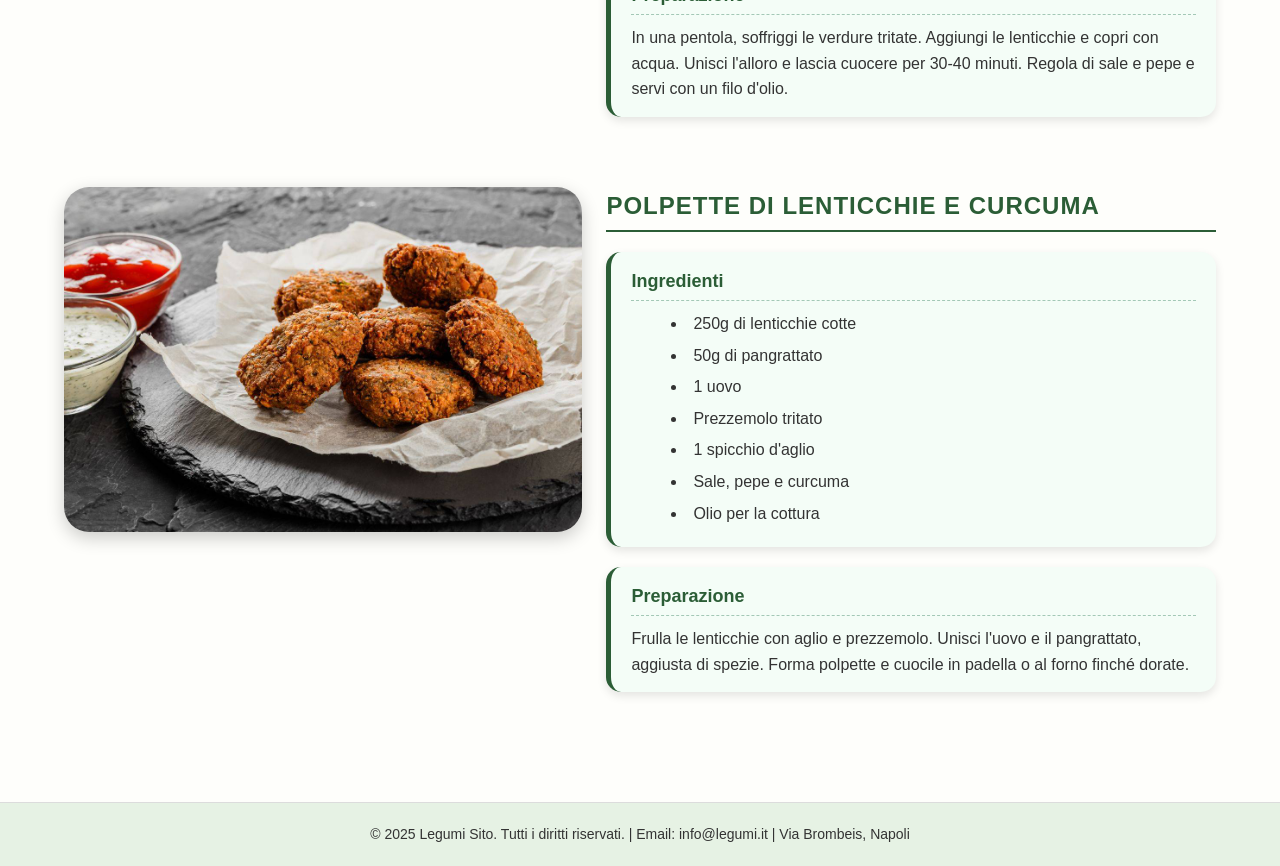
<file: lenticchie.html>
<!DOCTYPE html>
<html lang="it">
<head>
  <meta charset="UTF-8" />
  <meta name="viewport" content="width=device-width, initial-scale=1" />
  <title>LENTICCHIE - Legumi</title>
  <link rel="stylesheet" href="css/style.css" />
  <link rel="stylesheet" href="css/theme.css" />
  <link rel="stylesheet" href="css/dark-theme.css">
  <style>
    .hero-image {
      position: relative;
      text-align: center;
      color: white;
      width: 100vw;
      left: 50%;
      right: 50%;
      margin-left: -50vw;
      margin-right: -50vw;
      max-width: 100vw;
      min-width: 100vw;
      margin-bottom: 70px;
      overflow: hidden;
    }
    .hero-image img {
      width: 100vw;
      min-width: 100vw;
      max-width: 100vw;
      height: auto;
      display: block;
      border-radius: 0;
      object-fit: cover;
      max-height: 400px;
    }
    .hero-text {
      position: absolute;
      top: 65%;
      left: 50%;
      transform: translate(-50%, -50%);
      font-size: 5rem;
      font-weight: 800;
      letter-spacing: 6px;
      text-shadow: 3px 3px 16px rgba(0,0,0,0.8);
      text-transform: uppercase;
      width: 100vw;
      text-align: center;
      margin: 0;
    }
    section {
      margin-bottom: 40px;
    }
    h2, h3 {
      color: #2f5233;
    }
    .box-ricetta ul {
      list-style: disc inside;
      margin-left: 20px;
    }
  </style>
</head>
<body>
  <header class="navbar">
  <div class="container" style="display: flex; align-items: center; justify-content: space-between;">
      <h1 class="logo" style="display: flex; align-items: center; gap: 10px;">
        <img src="img/logos.png" alt="logos" style="height: 40px; width: auto;" />
        <a href="index.html" style="text-decoration: none; color: inherit;">LEGUMINUM</a>
      </h1>
      <nav>
        <div class="hamburger" onclick="toggleMenu()">&#9776;</div>
        <ul class="nav-links" id="navLinks">
          <li><a href="index.html">Home</a></li>
          <li class="dropdown">
            <a href="#" class="dropbtn">Legumi ▼</a>
            <ul class="dropdown-content">
              <li><a href="fagioli.html">Fagioli</a></li>
              <li><a href="lenticchie.html">Lenticchie</a></li>
              <li><a href="ceci.html">Ceci</a></li>
              <li><a href="piselli.html">Piselli</a></li>
              <li><a href="fave.html">Fave</a></li>
            </ul>
          </li>
          <li><a href="curiosita.html">Curiosità</a></li>
          <li><a href="chisiamo.html">Chi siamo</a></li>
          <button class="quiz-btn" onclick="window.open('quiz-popup.html', '_blank', 'width=700,height=800')">VAI AL QUIZ</button>
          <button id="psychedelicToggle" class="theme-toggle-btn" aria-label="Cambia tema">
            <img id="themeIcon" src="img/cambiotema.png" alt="Cambia tema psichedelico" style="height: 36px; width: 36px;">
          </button>
        </ul>
      </nav>
  </div>
</header>
  <main class="container">
    <div class="hero-image">
      <img src="img/menu a tendina legumi/pagina lenticchie.jpg" alt="Lenticchie" style="width:100%;height:auto;max-width:100vw;">
      <div class="hero-text" style="font-size:clamp(2.2rem,8vw,5rem);padding:0 10px;word-break:break-word;">LENTICCHIE</div>
    </div>
    <section>
      <h2>Che cosa sono le lenticchie?</h2>
      <p><strong>Le lenticchie</strong> sono legumi antichissimi, coltivati da millenni nel bacino del Mediterraneo. Sono note per il loro alto contenuto di <strong>proteine</strong>, <strong>ferro</strong> e <strong>fibre</strong>, e rappresentano una risorsa alimentare fondamentale in molte culture. Le varietà più comuni includono quelle <strong>verdi</strong>, <strong>rosse</strong>, <strong>gialle</strong> e <strong>nere</strong>. Si cuociono rapidamente e sono molto <strong>versatili</strong> in cucina.</p>
      <p>Minuscole, tonde e tenaci, le lenticchie racchiudono un’eredità di <strong>sopravvivenza</strong> e <strong>abbondanza</strong>. Da sempre compagne dei popoli, attraversano epoche e continenti nutrendo corpi e speranze. Simbolo di <strong>fortuna</strong> e <strong>prosperità</strong>, si fanno spazio in ogni stagione, adattandosi con grazia a minestre rustiche, piatti speziati o preparazioni raffinate. Ogni varietà porta con sé un colore, un aroma, una storia — piccoli tesori della terra che parlano di <strong>semplicità</strong> e <strong>saggezza antica</strong>.</p>
    </section>
    <section>
      <h2>Valori nutrizionali delle lenticchie (per 100g cotte)</h2>
       <div class="nutrizione">
    <div class="box">
      <div class="numero">120 kcal</div>
      <div class="etichetta">Calorie</div>
    </div>
    <div class="box">
      <div class="numero">8-9 g</div>
      <div class="etichetta">Proteine</div>
    </div>
    <div class="box">
      <div class="numero">20 g</div>
      <div class="etichetta">Carboidrati</div>
    </div>
    <div class="box">
      <div class="numero">7-8 g</div>
      <div class="etichetta">Fibre</div>
    </div>
    <div class="box">
      <div class="numero">0.5 g</div>
      <div class="etichetta">Grassi</div>
    </div>
    <div class="box">
      <div class="numero">2.5 mg</div>
      <div class="etichetta">Ferro</div>
    </div>
    <div class="box">
      <div class="numero">400 mg</div>
      <div class="etichetta">Potassio</div>
    </div>
    <div class="box">
      <div class="numero">50 mg</div>
      <div class="etichetta">Magnesio</div>
    </div>
  </div>
      <p>Le lenticchie sono perfette per un'alimentazione sana e bilanciata, soprattutto per chi cerca fonti vegetali di ferro e proteine.</p>
    </section>
    <section class="ricetta">
      <img src="img/ricette/zuppadilenticchie.jpg" alt="Zuppa di lenticchie">
      <div class="testo-ricetta">
        <h3>ZUPPA DI LENTICCHIE CLASSICA</h3>
        <div class="box-ricetta">
          <h4>Ingredienti</h4>
          <ul>
            <li>200g di lenticchie secche</li>
            <li>1 carota</li>
            <li>1 costa di sedano</li>
            <li>1 cipolla</li>
            <li>1 foglia di alloro</li>
            <li>Olio extravergine d'oliva</li>
            <li>Sale e pepe</li>
          </ul>
        </div>
        <div class="box-ricetta">
          <h4>Preparazione</h4>
          <p>In una pentola, soffriggi le verdure tritate. Aggiungi le lenticchie e copri con acqua. Unisci l'alloro e lascia cuocere per 30-40 minuti. Regola di sale e pepe e servi con un filo d'olio.</p>
        </div>
      </div>
    </section>
    <section class="ricetta">
      <img src="img/ricette/polpetttelenticchie.jpg" alt="Polpette di lenticchie">
      <div class="testo-ricetta">
        <h3>POLPETTE DI LENTICCHIE E CURCUMA</h3>
        <div class="box-ricetta">
          <h4>Ingredienti</h4>
          <ul>
            <li>250g di lenticchie cotte</li>
            <li>50g di pangrattato</li>
            <li>1 uovo</li>
            <li>Prezzemolo tritato</li>
            <li>1 spicchio d'aglio</li>
            <li>Sale, pepe e curcuma</li>
            <li>Olio per la cottura</li>
          </ul>
        </div>
        <div class="box-ricetta">
          <h4>Preparazione</h4>
          <p>Frulla le lenticchie con aglio e prezzemolo. Unisci l'uovo e il pangrattato, aggiusta di spezie. Forma polpette e cuocile in padella o al forno finché dorate.</p>
        </div>
      </div>
    </section>
  </main>
  <footer class="footer">
    <div class="container">
      <p>&copy; 2025 Legumi Sito. Tutti i diritti riservati. | Email: info@legumi.it | Via Brombeis, Napoli</p>
    </div>
  </footer>
<script src="js/javatema.js"></script>
</body>
</html>
</file>
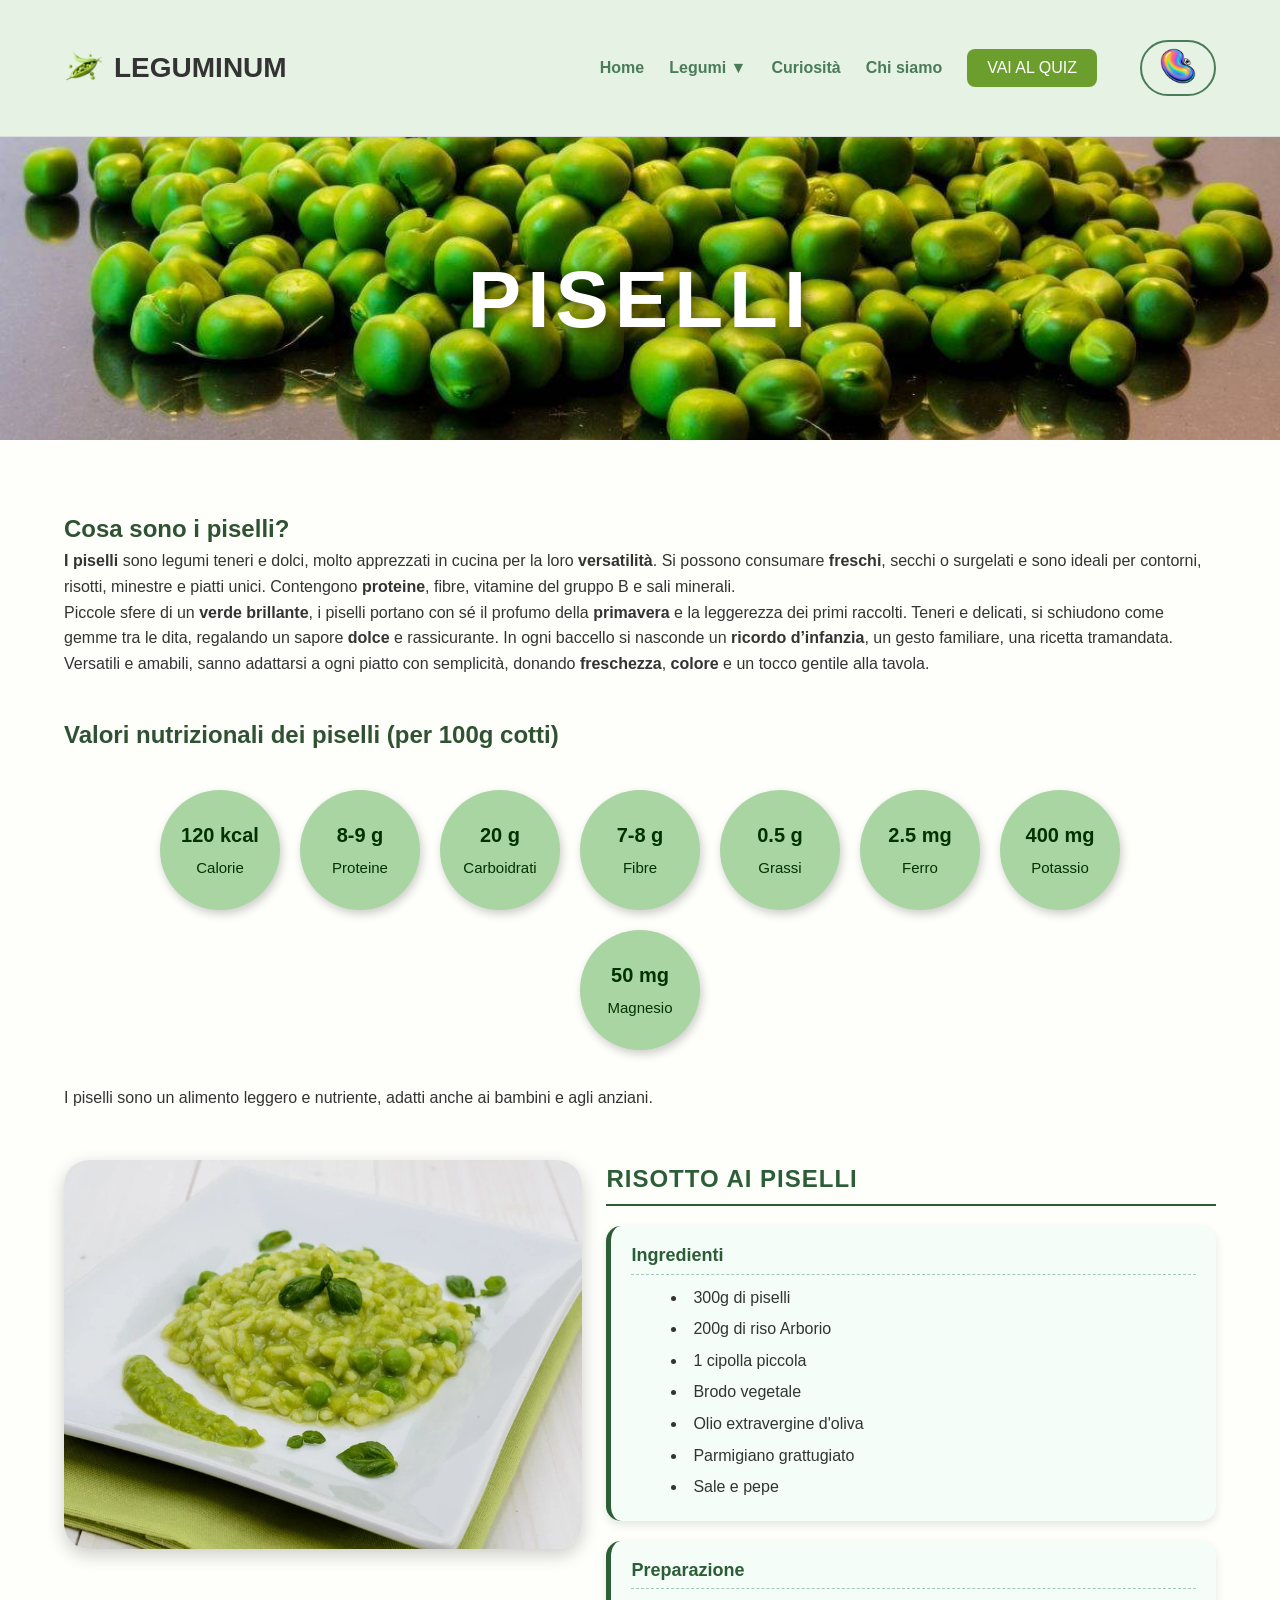
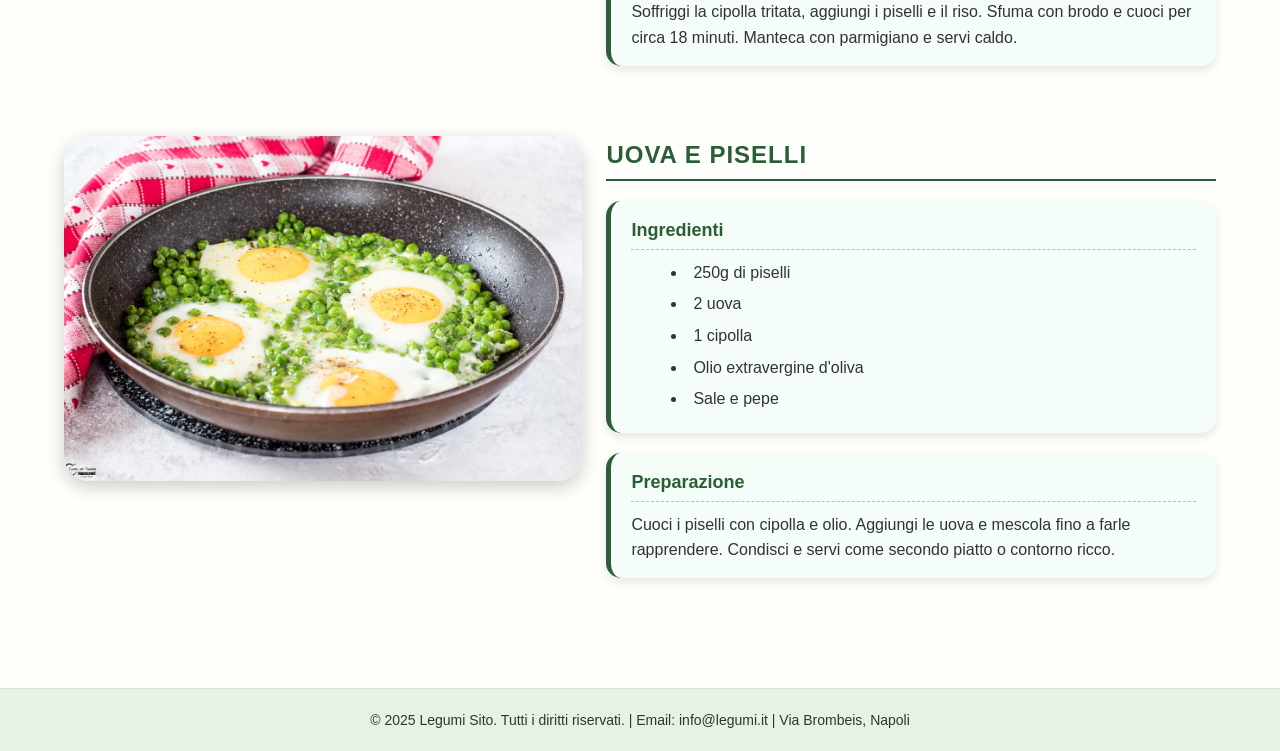
<file: piselli.html>
<!DOCTYPE html>
<html lang="it">
<head>
  <meta charset="UTF-8" />
  <meta name="viewport" content="width=device-width, initial-scale=1" />
  <title>PISELLI - Legumi</title>
  <link rel="stylesheet" href="css/style.css" />
  <link rel="stylesheet" href="css/theme.css" />
  <link rel="stylesheet" href="css/dark-theme.css">
  <style>
    .hero-image {
      position: relative;
      text-align: center;
      color: white;
      width: 100vw;
      left: 50%;
      right: 50%;
      margin-left: -50vw;
      margin-right: -50vw;
      max-width: 100vw;
      min-width: 100vw;
      margin-bottom: 70px;
      overflow: hidden;
    }
    .hero-image img {
      width: 100vw;
      min-width: 100vw;
      max-width: 100vw;
      height: auto;
      display: block;
      border-radius: 0;
      object-fit: cover;
      max-height: 400px;
    }
    .hero-text {
      position: absolute;
      top: 65%;
      left: 50%;
      transform: translate(-50%, -50%);
      font-size: 5rem;
      font-weight: 800;
      letter-spacing: 6px;
      text-shadow: 3px 3px 16px rgba(0,0,0,0.8);
      text-transform: uppercase;
      width: 100vw;
      text-align: center;
      margin: 0;
    }
    section {
      margin-bottom: 40px;
    }
    h2, h3 {
      color: #2f5233;
    }
    .box-ricetta ul {
      list-style: disc inside;
      margin-left: 20px;
    }
  </style>
</head>
<body>

  <header class="navbar">
  <div class="container" style="display: flex; align-items: center; justify-content: space-between;">
    <!-- HEADER E NAVBAR
           Questa sezione contiene il logo, la navigazione principale,
           il menu a tendina per i legumi, il bottone quiz e il cambio tema.
           Ogni elemento è pensato per garantire accessibilità, coerenza grafica
           e facilità d'uso sia su desktop che su mobile. -->
      <h1 class="logo" style="display: flex; align-items: center; gap: 10px;">
        <!-- Logo del sito: immagine e nome, allineati orizzontalmente -->
        <img src="img/logos.png" alt="logos" style="height: 40px; width: auto;" />
        <a href="index.html" style="text-decoration: none; color: inherit;">LEGUMINUM</a>
      </h1>

      <nav>
        <!-- Icona hamburger per menu mobile, visibile solo su schermi piccoli -->
        <div class="hamburger" onclick="toggleMenu()">&#9776;</div>
        <ul class="nav-links" id="navLinks">
          <!-- Link principali del sito -->
          <li><a href="index.html">Home</a></li>
          <li class="dropdown">
            <!-- Menu a tendina per le pagine dei legumi -->
            <a href="#" class="dropbtn">Legumi ▼</a>
            <ul class="dropdown-content">
              <li><a href="fagioli.html">Fagioli</a></li>
              <li><a href="lenticchie.html">Lenticchie</a></li>
              <li><a href="ceci.html">Ceci</a></li>
              <li><a href="piselli.html">Piselli</a></li>
              <li><a href="fave.html">Fave</a></li>
            </ul>
          </li>
          <li><a href="curiosita.html">Curiosità</a></li>
          <li><a href="chisiamo.html">Chi siamo</a></li>
          <!-- Bottone per il quiz: apre una finestra popup -->
          <button class="quiz-btn" onclick="window.open('quiz-popup.html', '_blank', 'width=700,height=800')">VAI AL QUIZ</button>
          <!-- Bottone per cambiare tema: mostra un'icona che cambia a seconda del tema attivo -->
          <button id="psychedelicToggle" class="theme-toggle-btn" aria-label="Cambia tema">
            <img id="themeIcon" src="img/cambiotema.png" alt="Cambia tema psichedelico" style="height: 36px; width: 36px;">
          </button>
        </ul>
      </nav>
  </div>
</header>


  <main class="container"> <!-- Main -->
    <div class="hero-image"> <!-- Contenitore hero -->
      <img src="img/menu a tendina legumi/pagina piselli.jpg" alt="Piselli" style="width:100%;height:auto;max-width:100vw;"> <!-- Immagine responsive -->
      <div class="hero-text" style="font-size:clamp(2.2rem,8vw,5rem);padding:0 10px;word-break:break-word;">PISELLI</div> <!-- Titolo responsive -->
    </div>

    <section>
      <h2>Cosa sono i piselli?</h2> <!-- Titolo descrizione -->
      <p><strong>I piselli</strong> sono legumi teneri e dolci, molto apprezzati in cucina per la loro <strong>versatilità</strong>. Si possono consumare <strong>freschi</strong>, secchi o surgelati e sono ideali per contorni, risotti, minestre e piatti unici. Contengono <strong>proteine</strong>, fibre, vitamine del gruppo B e sali minerali.</p> <!-- Paragrafo descrizione -->
      <p>Piccole sfere di un <strong>verde brillante</strong>, i piselli portano con sé il profumo della <strong>primavera</strong> e la leggerezza dei primi raccolti. Teneri e delicati, si schiudono come gemme tra le dita, regalando un sapore <strong>dolce</strong> e rassicurante. In ogni baccello si nasconde un <strong>ricordo d’infanzia</strong>, un gesto familiare, una ricetta tramandata. Versatili e amabili, sanno adattarsi a ogni piatto con semplicità, donando <strong>freschezza</strong>, <strong>colore</strong> e un tocco gentile alla tavola.</p> <!-- Paragrafo poetico -->
    </section>

    <section>
      <h2>Valori nutrizionali dei piselli (per 100g cotti)</h2> <!-- Titolo valori nutrizionali -->
       <div class="nutrizione"> <!-- Box valori nutrizionali -->
    <div class="box"> <!-- Box calorie -->
      <div class="numero">120 kcal</div> <!-- Valore calorie -->
      <div class="etichetta">Calorie</div> <!-- Etichetta calorie -->
    </div>
    <div class="box"> <!-- Box proteine -->
      <div class="numero">8-9 g</div> <!-- Valore proteine -->
      <div class="etichetta">Proteine</div> <!-- Etichetta proteine -->
    </div>
    <div class="box"> <!-- Box carboidrati -->
      <div class="numero">20 g</div> <!-- Valore carboidrati -->
      <div class="etichetta">Carboidrati</div> <!-- Etichetta carboidrati -->
    </div>
    <div class="box"> <!-- Box fibre -->
      <div class="numero">7-8 g</div> <!-- Valore fibre -->
      <div class="etichetta">Fibre</div> <!-- Etichetta fibre -->
    </div>
    <div class="box"> <!-- Box grassi -->
      <div class="numero">0.5 g</div> <!-- Valore grassi -->
      <div class="etichetta">Grassi</div> <!-- Etichetta grassi -->
    </div>
    <div class="box">
      <div class="numero">2.5 mg</div>
      <div class="etichetta">Ferro</div>
    </div>
    <div class="box">
      <div class="numero">400 mg</div>
      <div class="etichetta">Potassio</div>
    </div>
    <div class="box">
      <div class="numero">50 mg</div>
      <div class="etichetta">Magnesio</div>
    </div>
  </div>
      <p>I piselli sono un alimento leggero e nutriente, adatti anche ai bambini e agli anziani.</p>
    </section>

    <section class="ricetta">
      <img src="img/ricette/risottopiselli.jpg" alt="Risotto ai piselli">
      <div class="testo-ricetta">
        <h3>RISOTTO AI PISELLI</h3>
        <div class="box-ricetta">
          <h4>Ingredienti</h4>
          <ul>
            <li>300g di piselli</li>
            <li>200g di riso Arborio</li>
            <li>1 cipolla piccola</li>
            <li>Brodo vegetale</li>
            <li>Olio extravergine d'oliva</li>
            <li>Parmigiano grattugiato</li>
            <li>Sale e pepe</li>
          </ul>
        </div>
        <div class="box-ricetta">
          <h4>Preparazione</h4>
          <p>Soffriggi la cipolla tritata, aggiungi i piselli e il riso. Sfuma con brodo e cuoci per circa 18 minuti. Manteca con parmigiano e servi caldo.</p>
        </div>
      </div>
    </section>

    <section class="ricetta">
     <img src="img/ricette/uovaepiselli.jpg" alt="Uova e piselli">
      <div class="testo-ricetta">
        <h3>UOVA E PISELLI</h3>
        <div class="box-ricetta">
          <h4>Ingredienti</h4>
          <ul>
            <li>250g di piselli</li>
            <li>2 uova</li>
            <li>1 cipolla</li>
            <li>Olio extravergine d'oliva</li>
            <li>Sale e pepe</li>
          </ul>
        </div>
        <div class="box-ricetta">
          <h4>Preparazione</h4>
          <p>Cuoci i piselli con cipolla e olio. Aggiungi le uova e mescola fino a farle rapprendere. Condisci e servi come secondo piatto o contorno ricco.</p>
        </div>
      </div>
    </section>

  </main>

  <footer class="footer">
    <div class="container">
      <p>&copy; 2025 Legumi Sito. Tutti i diritti riservati. | Email: info@legumi.it | Via Brombeis, Napoli</p>
    </div>
  </footer>

<script src="js/javatema.js"></script>

</body>
</html>
</file>
<file: css/style.css>
/* ----------------------
   RESET DI BASE
------------------------ */
* { /* Selettore universale: resetta margini, padding e box-sizing */
  margin: 0; /* Rimuove margine di default da tutti gli elementi */
  padding: 0; /* Rimuove padding di default da tutti gli elementi */
  box-sizing: border-box; /* Include padding e bordo nella larghezza/altezza */
}

/* ----------------------
   STILE GENERALE BODY
------------------------ */

/* Stile generale del corpo della pagina: font, colori, layout flessibile */
body {
  font-family: 'Montserrat', 'Lato', 'Poppins', 'Roboto', 'Open Sans', 'Segoe UI', 'Helvetica Neue', Arial, sans-serif; /* Font principali */
  line-height: 1.6; /* Altezza linea per leggibilità */
  background-color: #fefefb; /* Colore sfondo chiaro */
  color: #333; /* Colore testo principale */
  min-height: 100vh; /* Altezza minima viewport */
  display: flex; /* Layout flessibile verticale */
  flex-direction: column; /* Colonna per header-main-footer */
  overflow-x: hidden; /* Nasconde scroll orizzontale */
}

/* ----------------------
   CONTAINER CENTRALE
------------------------ */

/* Contenitore centrale con larghezza massima e margini automatici per il centraggio */
.container {
  width: 90%; /* Larghezza relativa al viewport */
  max-width: 1200px; /* Larghezza massima container */
  margin: 0 auto; /* Centra orizzontalmente */
}

/* ----------------------
   NAVBAR
------------------------ */

/* Barra di navigazione fissa in alto con logo e menu */
.navbar {
  background-color: #e6f2e4; /* Sfondo navbar verde chiaro */
  padding: 20px 0; /* Spaziatura verticale navbar */
  position: fixed; /* Fissa la navbar in alto */
  width: 100%; /* Occupa tutta la larghezza */
  top: 0; /* Allinea in alto */
  z-index: 1000; /* Priorità sopra altri elementi */
  border-bottom: 1px solid #dcdcdc; /* Bordo inferiore navbar */
}


/* Barra di navigazione fissa in alto con logo e menu */
.navbar .logo a {
  text-decoration: none; /* Rimuove sottolineatura link logo */
  font-size: 28px; /* Dimensione font logo */
  color: #4a7c59; /* Colore testo logo */
  font-weight: bold; /* Grassetto per il logo */
}


/* Barra di navigazione fissa in alto con logo e menu */
.navbar nav {
  float: right; /* Allinea il menu a destra */
}

.nav-links {
  list-style: none; /* Rimuove i pallini dai link di navigazione */
  display: flex; /* Layout flessibile per i link */
  gap: 25px; /* Spaziatura tra i link */
  padding: 0; /* Rimuove padding */
  margin: 0; /* Rimuove margine */
  align-items: center; /* Allinea verticalmente al centro */
}

.nav-links li a {
  text-decoration: none; /* Rimuove sottolineatura dai link */
  color: #4a7c59; /* Colore testo link */
  font-weight: bold; /* Grassetto per i link */
  transition: color 0.3s ease; /* Transizione colore al passaggio del mouse */
}

.nav-links li a:hover {
  color: #2d4d36; /* Colore testo link al passaggio del mouse */
}

/* Dropdown */

/* Menu a tendina per la navigazione secondaria */
.dropdown {
  position: relative; /* Posizione relativa per il posizionamento assoluto del contenuto a discesa */
}

.dropbtn {
  cursor: pointer; /* Cambia il cursore in una mano per indicare cliccabilità */
  user-select: none; /* Impedisce la selezione del testo nel pulsante dropdown */
}

/* Rimuove i pallini solo nel menu a tendina */
.navbar .dropdown-content li {
  list-style: none; /* Rimuove i pallini dai link nel menu a tendina */
  padding-left: 0; /* Rimuove il padding sinistro */
}



/* Menu a tendina per la navigazione secondaria */
.dropdown-content {
  display: none; /* Nasconde il contenuto a discesa per default */
  position: absolute; /* Posizionamento assoluto rispetto al genitore relativo */
  background-color: #f9f9f9; /* Colore di sfondo del menu a tendina */
  min-width: 100px; /* Larghezza minima del menu a tendina */
  box-shadow: 0 4px 8px rgba(0,0,0,0.1); /* Ombra per il menu a tendina */
  border-radius: 4px; /* Angoli arrotondati per il menu a tendina */
  padding: 10px 20px; /* Spaziatura interna del menu a tendina */
  z-index: 1000; /* Priorità sopra altri elementi */
  top: 100%; /* Posiziona sotto il bottone */
  left: 0; /* Allinea a sinistra */
}


/* Menu a tendina per la navigazione secondaria */
.dropdown-content li {
  padding: 8px 20px; /* Spaziatura interna per gli elementi del menu a tendina */
}


/* Menu a tendina per la navigazione secondaria */
.dropdown-content li a {
  color: #333; /* Colore testo link nel menu a tendina */
  text-decoration: none; /* Rimuove sottolineatura dai link nel menu a tendina */
  display: block; /* Fa sì che il link occupi tutta la larghezza dell'elemento padre */
}


/* Menu a tendina per la navigazione secondaria */
.dropdown-content li a:hover {
  background-color: #eee; /* Colore di sfondo al passaggio del mouse sui link del menu a tendina */
}


/* Menu a tendina per la navigazione secondaria */
.dropdown:hover .dropdown-content {
  display: block; /* Mostra il contenuto a discesa al passaggio del mouse sul dropdown */
}

/* ----------------------
   HERO SECTION
------------------------ */

/* Sezione introduttiva con titolo e descrizione centrati */
.hero {
  background-color: #f0f9ef; /* Colore di sfondo verde molto chiaro */
  padding: 180px 0 60px 0; /* Spaziatura interna: 180px sopra, 60px sotto */
  text-align: center; /* Testo centrato */
}


/* Sezione introduttiva con titolo e descrizione centrati */
.hero h2 {
  font-size: 45px; /* Dimensione font titolo */
  margin-bottom: 15px; /* Margine sotto il titolo */
  color: #4a7c59; /* Colore titolo verde scuro */
}


/* Sezione introduttiva con titolo e descrizione centrati */
.hero p {
  font-size: 20px; /* Dimensione font descrizione */
  color: #555; /* Colore descrizione grigio scuro */
}

/* ----------------------
   MAIN CONTENT
------------------------ */

/* Contenuto principale della pagina */
main {
  padding: 40px 0; /* Spaziatura interna: 40px sopra e sotto */
  flex: 1; /* Occupa tutto lo spazio disponibile */
}


/* Contenuto principale della pagina */
main h3 {
  color: #4a7c59; /* Colore titolo sezioni principali */
  margin-bottom: 15px; /* Margine sotto il titolo della sezione */
  font-size: 25px; /* Dimensione font titolo sezione */
}

/* ----------------------
   FOOTER
------------------------ */

/* Piè di pagina con informazioni di contatto e copyright */
.footer {
  background-color: #e6f2e4; /* Sfondo footer verde chiaro */
  padding: 20px 0; /* Spaziatura verticale footer */
  text-align: center; /* Testo centrato nel footer */
  border-top: 1px solid #dcdcdc; /* Bordo superiore footer */
}


/* Piè di pagina con informazioni di contatto e copyright */
.footer p {
  font-size: 14px; /* Dimensione font testo footer */
}

@media (max-width: 600px) {

/* Piè di pagina con informazioni di contatto e copyright */
  .footer p {
    font-size: 12px; /* Dimensione font testo footer su schermi piccoli */
  }
}

/* ----------------------
   CAROUSEL IMMAGINI
------------------------ */

/* Stili per la galleria di immagini a scorrimento */
.carousel img {
  width: 140px; /* Larghezza immagine nella galleria */
  height: auto; /* Altezza automatica per mantenere le proporzioni */
  border-radius: 10px; /* Angoli arrotondati per le immagini */
  margin: 0 8px; /* Margine orizzontale tra le immagini */
  transition: transform 0.2s; /* Transizione per l'effetto zoom al passaggio del mouse */
  box-shadow: 0 2px 8px rgba(0,0,0,0.07); /* Ombra leggera per le immagini */
}


/* Stili per la galleria di immagini a scorrimento */
.carousel img:hover {
  transform: scale(1.07); /* Effetto zoom al passaggio del mouse */
}

@media (max-width: 900px) {

/* Stili per la galleria di immagini a scorrimento */
  .carousel img {
    width: 120px; /* Larghezza immagine nella galleria su schermi medi */
  }
}

@media (max-width: 600px) {

/* Stili per la galleria di immagini a scorrimento */
  .carousel img {
    width: 90px; /* Larghezza immagine nella galleria su schermi piccoli */
  }
}

/* ----------------------
   NUTRIZIONE
------------------------ */

/* Sezione dei valori nutrizionali con box circolari */
.nutrizione {
  display: flex; /* Layout flessibile per i box nutrizionali */
  flex-wrap: wrap; /* Permette il wrapping dei box su più righe */
  gap: 20px; /* Spaziatura tra i box */
  justify-content: center; /* Centra i box orizzontalmente */
  position: relative; /* Posizione relativa per il posizionamento assoluto degli elementi interni */
  padding: 35px; /* Spaziatura interna della sezione nutrizione */
}


/* Sezione dei valori nutrizionali con box circolari */
.nutrizione .box {
  background-color: #a8d5a2; /* Colore di sfondo verde chiaro per i box */
  border-radius: 50%; /* Rende i box circolari */
  width: 120px; /* Larghezza fissa dei box */
  height: 120px; /* Altezza fissa dei box */
  display: flex; /* Layout flessibile per il contenuto dei box */
  flex-direction: column; /* Colonna per icona e testo nei box */
  align-items: center; /* Allinea al centro orizzontalmente */
  justify-content: center; /* Allinea al centro verticalmente */
  text-align: center; /* Testo centrato nel box */
  color: #003300; /* Colore testo verde scuro */
  font-weight: bold; /* Grassetto per il testo nei box */
  font-size: 16px; /* Dimensione font testo nei box */
  transition: transform 0.3s ease; /* Transizione per l'effetto di ingrandimento al passaggio del mouse */
  position: relative; /* Posizione relativa per il posizionamento assoluto degli elementi interni */
  box-shadow: 2px 4px 10px rgba(0,0,0,0.2); /* Ombra per i box nutrizionali */
}


/* Sezione dei valori nutrizionali con box circolari */
.nutrizione .box:hover {
  transform: scale(1.1) translate(var(--x, 0), var(--y, 0)); /* Effetto di ingrandimento e spostamento al passaggio del mouse */
  z-index: 2; /* Porta il box in primo piano */
}


/* Sezione dei valori nutrizionali con box circolari */
.nutrizione .box:nth-child(1) { --x: -40px; --y: -20px; }

/* Sezione dei valori nutrizionali con box circolari */
.nutrizione .box:nth-child(2) { --x: 30px;  --y: -30px; }

/* Sezione dei valori nutrizionali con box circolari */
.nutrizione .box:nth-child(3) { --x: -30px; --y: 40px; }

/* Sezione dei valori nutrizionali con box circolari */
.nutrizione .box:nth-child(4) { --x: 50px;  --y: 10px; }

/* Sezione dei valori nutrizionali con box circolari */
.nutrizione .box:nth-child(5) { --x: -20px; --y: 60px; }

/* Sezione dei valori nutrizionali con box circolari */
.nutrizione .box:nth-child(6) { --x: 20px;  --y: -50px; }

/* Sezione dei valori nutrizionali con box circolari */
.nutrizione .box:nth-child(7) { --x: 0px;   --y: 30px; }

/* Sezione dei valori nutrizionali con box circolari */
.nutrizione .box:nth-child(8) { --x: 40px;  --y: -10px; }


/* Sezione dei valori nutrizionali con box circolari */
.nutrizione .numero {
  font-size: 20px; /* Dimensione font numero valore nutrizionale */
  font-weight: bold; /* Grassetto per il numero */
}


/* Sezione dei valori nutrizionali con box circolari */
.nutrizione .etichetta {
  font-size: 15px; /* Dimensione font etichetta nutrizionale */
  font-weight: normal; /* Peso font etichetta nutrizionale */
  margin-top: 5px; /* Spazio sopra etichetta nutrizionale */
}

/* ----------------------
   RICETTE
------------------------ */

/* Sezione delle ricette con immagini e descrizioni */
.ricetta {
  display: flex; /* Layout flessibile verticale */
  flex-direction: column; /* Colonna su mobile */
  gap: 24px; /* Spazio tra immagine e testo */
  margin: 50px 0; /* Margine verticale ricetta */
}

@media (min-width: 700px) {

/* Sezione delle ricette con immagini e descrizioni */
  .ricetta {
    flex-direction: row; /* Riga su desktop */
    align-items: flex-start; /* Allinea in alto */
  }


/* Sezione delle ricette con immagini e descrizioni */
  .ricetta img {
    width: 320px; /* Larghezza fissa img desktop */
    max-width: 45%; /* Max larghezza img */
  }
}


/* Sezione delle ricette con immagini e descrizioni */
.ricetta img {
  width: 100%; /* Img responsive mobile */
  height: auto; /* Mantiene proporzioni */
  border-radius: 25px; /* Angoli arrotondati img */
  object-fit: cover; /* Ritaglio img */
  box-shadow: 0 6px 18px rgba(0, 0, 0, 0.2); /* Ombra img */
}

.testo-ricetta {
  flex: 1; /* Testo prende spazio rimanente */
  min-width: 300px; /* Min larghezza testo */
}

.testo-ricetta h3 {
  margin-bottom: 20px; /* Spazio sotto titolo ricetta */
  color: #2b5d36; /* Colore titolo ricetta */
  font-size: 24px; /* Dimensione titolo ricetta */
  letter-spacing: 1px; /* Spaziatura lettere titolo */
  border-bottom: 2px solid #2b5d36; /* Riga sotto titolo */
  padding-bottom: 5px; /* Spazio sotto riga */
}

.box-ricetta {
  background-color: #f4fdf7; /* Sfondo box ricetta */
  border-left: 5px solid #2b5d36; /* Bordo sinistro box */
  padding: 15px 20px; /* Spaziatura interna box */
  margin-bottom: 20px; /* Spazio sotto box */
  border-radius: 15px; /* Angoli arrotondati box */
  box-shadow: 0 4px 10px rgba(0,0,0,0.1); /* Ombra box */
}

.box-ricetta h4 {
  margin-bottom: 10px; /* Spazio sotto sottotitolo */
  color: #2b5d36; /* Colore sottotitolo */
  font-size: 18px; /* Dimensione sottotitolo */
  border-bottom: 1px dashed #a3c8b6; /* Riga tratteggiata */
  padding-bottom: 4px; /* Spazio sotto riga */
}

.box-ricetta ul {
  padding-left: 20px; /* Rientro lista ingredienti */
  margin: 0; /* Nessun margine lista */
}

.box-ricetta ul li {
  margin-bottom: 6px; /* Spazio tra ingredienti della lista */
}

.box-ricetta p {
  line-height: 1.6; /* Altezza linea per leggibilità descrizione */
  margin: 0; /* Nessun margine per testo descrizione */
}

/* STILI PER I PULSANTI GENERICI
   Questa sezione definisce l'aspetto e il comportamento di tutti gli
   elementi <button> presenti nel sito. I commenti spiegano ogni
   proprietà e la logica dietro la scelta. */

/*
  Stili di base per tutti i pulsanti:
  - background-color: Colore di sfondo verde acceso (#6c9e2e) per richiamare la natura e la freschezza, in linea con il tema dei legumi.
  - color: Testo bianco per massimo contrasto e leggibilità.
  - padding: Spaziatura interna (10px sopra/sotto, 20px ai lati) per rendere il bottone ben visibile e facile da cliccare.
  - font-size: Dimensione del testo a 16px, leggibile su tutti i dispositivi.
  - border: Nessun bordo visibile, per un look moderno e pulito.
  - border-radius: Angoli arrotondati (8px) per un aspetto più "amichevole" e meno spigoloso.
  - cursor: pointer; Cambia il cursore in una mano quando si passa sopra il bottone, segnalando che è cliccabile.
  - margin: 20px auto; Spazio sopra e sotto il bottone, centrato orizzontalmente (auto).
  - display: block; Fa sì che il bottone occupi tutta la riga e sia centrato nel suo contenitore.
*/
button {
  background-color: #6c9e2e; /* Sfondo verde acceso pulsante */
  color: white; /* Testo bianco pulsante */
  padding: 10px 20px; /* Spaziatura interna pulsante */
  font-size: 16px; /* Dimensione testo pulsante */
  border: none; /* Nessun bordo pulsante */
  border-radius: 8px; /* Angoli arrotondati pulsante */
  cursor: pointer; /* Cursore a mano su hover */
  margin: 20px auto; /* Spazio sopra e sotto, centrato */
  display: block; /* Occupa tutta la riga */
}

/*
  Effetto hover sui pulsanti:
  - background-color: Cambia il colore di sfondo in un verde più scuro (#5a8b25) quando il mouse passa sopra il bottone.
    Questo fornisce un feedback visivo immediato all'utente, migliorando l'usabilità e la percezione di "interattività".
*/
button:hover {
  background-color: #5a8b25; /* Cambia colore sfondo su hover */
}
</file>
<file: css/theme.css>
/* ------------------------------
   NEWSLETTER BOX RESPONSIVE
------------------------------ */
/* ----------------------
   NEWSLETTER BOX
------------------------ */

/* Box per l'iscrizione alla newsletter */
.newsletter-box {
  max-width: 95%; /* Larghezza massima box newsletter */
  padding: 20px; /* Spaziatura interna box */
  box-sizing: border-box; /* Include padding e bordo nella larghezza */
  background-color: #f0f9ef; /* Sfondo verde chiaro box */
  border-radius: 12px; /* Angoli arrotondati box */
  text-align: center; /* Testo centrato nel box */
  margin: 40px auto; /* Margine verticale e centratura orizzontale */
  box-shadow: 0 2px 10px rgba(0, 0, 0, 0.05); /* Ombra leggera box */
}


/* Box per l'iscrizione alla newsletter */
.newsletter-box h2 {
  font-size: 22px; /* Dimensione titolo newsletter */
  color: #2b5d36; /* Colore titolo newsletter */
  margin-bottom: 15px; /* Spazio sotto titolo */
}


/* Box per l'iscrizione alla newsletter */
.newsletter-box input[type="email"] {
  padding: 10px; /* Spaziatura interna input */
  font-size: 16px; /* Dimensione testo input */
  width: 100%; /* Input prende tutta la larghezza */
  max-width: 400px; /* Larghezza massima input */
  margin-bottom: 12px; /* Spazio sotto input */
  border: 1px solid #ccc; /* Bordo grigio input */
  border-radius: 6px; /* Angoli arrotondati input */
}

.newsletter {
    background-color: var(--color-light, #fff);  /* Sfondo chiaro personalizzabile */
    padding: clamp(12px, 3vw, 32px);             /* Padding fluido */
    border-radius: 10px;                         /* Angoli arrotondati box newsletter */
    margin-top: 4vw;                             /* Spazio sopra box newsletter */
    box-shadow: 0 4px 12px rgba(0,0,0,0.1);      /* Ombra leggera box newsletter */
    text-align: center;                          /* Testo centrato newsletter */
    width: 100%;                                 /* Larghezza piena */
    max-width: 480px;                            /* Larghezza massima box newsletter */
    margin-left: auto;                           /* Centra orizzontalmente */
    margin-right: auto;                          /* Centra orizzontalmente */
}

.newsletter h3 {
    margin-bottom: 10px;                         /* Spazio sotto titolo newsletter */
    font-size: clamp(1.2rem, 2.5vw, 2rem);       /* Titolo scalabile e responsive */
}

.newsletter form {
    display: flex;                               /* Layout flessibile orizzontale */
    justify-content: center;                     /* Centra elementi orizzontalmente */
    flex-wrap: wrap;                             /* Va a capo su mobile */
    gap: 10px;                                  /* Spazio tra input e bottone */
}

.newsletter input[type="email"] {
    padding: 10px 15px;                         /* Spaziatura interna input */
    border: 1px solid #ccc;                     /* Bordo grigio input */
    border-radius: 8px;                         /* Angoli arrotondati input */
    width: min(90vw, 250px);                    /* Larghezza flessibile input */
    font-size: 1rem;                            /* Dimensione testo input */
    max-width: 100%;                            /* Non supera larghezza box */
    box-sizing: border-box;                     /* Include padding e bordo */
}

.newsletter button {
    padding: 10px 20px;                         /* Spaziatura interna bottone */
    background-color: var(--color-accent, #4a7c59); /* Sfondo verde bottone */
    color: white;                               /* Testo bianco bottone */
    border: none;                               /* Nessun bordo bottone */
    border-radius: 8px;                         /* Angoli arrotondati bottone */
    cursor: pointer;                            /* Cursore a mano su hover */
    transition: background-color 0.3s;          /* Transizione colore sfondo */
    font-size: 1rem;                            /* Dimensione testo bottone */
}

.newsletter button:hover {
    background-color: var(--color-accent-hover, #376b3c);  /* Cambia colore al passaggio */
}

/* Versione ottimizzata per smartphone */
@media (max-width: 600px) {
    .newsletter {
        padding: 5vw 2vw;                      /* Padding fluido su mobile */
        margin-top: 7vw;                        /* Più spazio sopra su mobile */
    }
    .newsletter h3 {
        font-size: clamp(1.1rem, 4vw, 1.5rem); /* Titolo più piccolo su mobile */
    }
    .newsletter input[type="email"] {
        width: 100%;                           /* Input prende tutta la larghezza su mobile */
        font-size: 0.98rem;                    /* Testo leggermente più piccolo */
    }
    .newsletter button {
        width: 100%;                           /* Bottone prende tutta la larghezza su mobile */
        font-size: 1rem;                       /* Dimensione testo bottone */
    }
}

/* ------------------------------
   BOTTONE CAMBIO TEMA (ICONA)
------------------------------ */
.theme-toggle-btn {
    background: none;
    border: 2px solid var(--color-accent, #4a7c59);
    color: var(--color-accent, #4a7c59);
    border-radius: 50px;
    padding: 6px 18px;
    font-size: 1rem;
    cursor: pointer;
    margin-left: 18px;
    transition: background 0.2s, color 0.2s;
}

.theme-toggle-btn:hover {
    background: var(--color-accent, #4a7c59);
    color: #fff;
}

/* Modalità psichedelica attiva – imposta uno stile esagerato sull'hero title */
body.psychedelic-mode .hero h2 {
    color: #fffb00 !important;
    font-size: 2.7rem;
    letter-spacing: 2px;
    text-shadow: 0 0 16px #ff00cc, 0 0 8px #00ffe7, 0 0 24px #2d0036;
}

/* =============================================================
   MENU HAMBURGER PER MOBILE E RESPONSIVE NAVBAR
   Questa sezione gestisce la visualizzazione del menu di navigazione
   su dispositivi mobili e desktop. I commenti spiegano ogni proprietà
   e la logica dietro la scelta per garantire usabilità e accessibilità.
   ============================================================= */

/*
  .hamburger:
  - display: none; Nasconde l'icona hamburger sui dispositivi desktop (schermi larghi).
  - font-size: 30px; Rende l'icona grande e facilmente cliccabile su mobile.
  - cursor: pointer; Cambia il cursore in una mano per indicare che è cliccabile.
  - user-select: none; Impedisce la selezione accidentale del testo/icona.
  - color: #4a7c59; Colore verde scuro, coerente con la palette del sito.
*/
.hamburger {
    display: none;
    font-size: 30px;
    cursor: pointer;
    user-select: none;
    color: #4a7c59;
}

/*
  Media query per schermi piccoli (max-width: 973px):
  - Rende il sito mobile-friendly mostrando l'hamburger e nascondendo il menu classico.
*/
@media (max-width: 973px) {
    /*
      .hamburger:
      - display: block; Mostra l'icona hamburger solo su mobile.
    */
    .hamburger {
        display: block;
    }

    /*
      .nav-links:
      - display: none; Nasconde il menu di navigazione principale su mobile.
      - flex-direction: column; Dispone i link verticalmente per facilità d'uso.
      - background-color: #e6f2e4; Sfondo chiaro per coerenza visiva.
      - position: absolute; Posiziona il menu sopra il contenuto.
      - top: 80px; right: 0; Allinea il menu sotto la navbar, a destra.
      - width: 100%; Occupa tutta la larghezza dello schermo.
      - padding: 20px; Spaziatura interna per separare i link.
      - border-top: 1px solid #ccc; Separatore visivo dalla navbar.
      - z-index: 999; Si assicura che il menu sia sopra altri elementi.
    */
    .nav-links {
        display: none; /* Nasconde il menu principale su mobile */
        flex-direction: column; /* Dispone i link verticalmente */
        background-color: #e6f2e4; /* Sfondo chiaro menu mobile */
        position: absolute; /* Menu sopra il contenuto */
        top: 80px; /* Distanza dal top, sotto la navbar */
        right: 0; /* Allinea a destra */
        width: 100%; /* Occupa tutta la larghezza */
        padding: 20px; /* Spazio interno menu mobile */
        border-top: 1px solid #ccc; /* Separatore sopra menu mobile */
        z-index: 999; /* Porta il menu sopra altri elementi */
    }

    /*
      .nav-links.active:
      - display: flex; Mostra il menu quando viene attivato tramite JavaScript (es. click sull'hamburger).
    */
    .nav-links.active {
        display: flex; /* Mostra il menu mobile quando attivo */
    }

    /*
      .nav-links li, .nav-links button:
      - margin: 10px 0; Spaziatura verticale tra i link e i bottoni.
      - text-align: center; Centra il testo per migliore leggibilità su mobile.
    */
    .nav-links li,
    .nav-links button {
        margin: 10px 0; /* Spazio verticale tra link/bottoni */
        text-align: center; /* Centra testo su mobile */
    }

    /*
      .dropdown:hover .dropdown-content:
      - position: static; Rende i menu a tendina "aperti" e integrati nel flusso su mobile,
        invece che sovrapposti come su desktop.
    */
    .dropdown:hover .dropdown-content {
        position: static; /* Menu a tendina integrato su mobile */
    }
}
</file>
<file: css/dark-theme.css>
/* TEMA PSICHEDELICO - dark-theme.css
   Questo file contiene tutte le regole CSS che vengono applicate
   quando la classe 'psychedelic-mode' è attiva sul tag <body>.
   Ogni sezione è commentata in modo dettagliato per spiegare
   il motivo di ogni scelta stilistica e la funzione di ogni regola.*/

/*
  Impostazioni generali del tema psichedelico:
  - Definizione di variabili CSS per colori principali, testo, link, box, ecc.
  - Applicazione di uno sfondo a gradiente molto acceso e colorato.
  - Font scelto per richiamare lo stile anni '70, con transizioni fluide.
*/
body.psychedelic-mode {
  --color-accent: #ff00cc;          /* Colore principale acceso, usato per bordi e dettagli */
  --color-text: #000;              /* Testi neri per massima leggibilità su sfondi chiari */
  --color-footer: #fffb00;         /* Giallo brillante per il footer, molto visibile */
  --color-link: #00ffe7;           /* Azzurro neon per i link, risalta sullo sfondo */
  --color-link-hover: #ff00cc;     /* Colore evidenziato al passaggio del mouse */
  --color-box: #fff0f5;            /* Sfondo per box chiari, leggermente rosato */

  background: linear-gradient(135deg, #fffb00 0%, #ff00cc 100%); /* Sfondo psichedelico diagonale */
  color: var(--color-text);         /* Colore testo base */
  font-family: 'Comic Sans MS', 'Comic Sans', cursive, 'Arial Rounded MT Bold', sans-serif; /* Font anni '70, giocoso e informale */
}

/*
  Navbar e Footer:
  - Sfondo a pattern psichedelico orizzontale, alternando i colori principali.
  - Testi neri per leggibilità.
  - Bordo inferiore rosa acceso e ombra per effetto "glow".
*/
body.psychedelic-mode .navbar,
body.psychedelic-mode .footer {
  background: repeating-linear-gradient(
    90deg,
    #fffb00 0 30px,
    #ff00cc 30px 60px,
    #00ffe7 60px 90px,
    #fffb00 90px 120px
  );
  color: #000;
  border-bottom: 4px solid #ff00cc;
  box-shadow: 0 4px 32px 0 #ff00cc55;
}

/*
  Link nella navbar e nel footer:
  - Colore azzurro neon, con ombra colorata per effetto "glow".
  - Grassetto e spaziatura aumentata per richiamare lo stile psichedelico.
  - Dimensione testo aumentata per visibilità.
  - Transizione per effetto al passaggio del mouse.
*/
body.psychedelic-mode .navbar a,
body.psychedelic-mode .footer a {
  color: var(--color-link);
  text-shadow: 0 0 6px #ff00cc, 0 0 2px #fffb00;
  font-weight: bold;
  letter-spacing: 1.5px;
  font-size: 19px;
  transition: color 0.2s, text-shadow 0.2s;
}

/*
  Hover sui link:
  - Cambia colore e ombra per dare feedback visivo immediato.
*/
body.psychedelic-mode .navbar a:hover,
body.psychedelic-mode .footer a:hover {
  color: var(--color-link-hover);
  text-shadow: 0 0 12px #00ffe7, 0 0 8px #fffb00;
}

/*
  Hero section (intestazione grande):
  - Sfondo a cerchi concentrici psichedelici.
  - Colore testo scuro per contrasto.
  - Bordo inferiore arrotondato e ombra per profondità.
  - Padding abbondante per dare "respiro" alla sezione.
*/
body.psychedelic-mode .hero {
  background: repeating-radial-gradient(
    circle at 50% 50%, /* Centro del gradiente */
    #fffb00 0 60px, /* Cerchio giallo */
    #ff00cc 60px 120px, /* Cerchio rosa */
    #00ffe7 120px 180px, /* Cerchio azzurro */
    #fffb00 180px 240px /* Altro cerchio giallo */
  );
  color: #2d0036; /* Testo scuro per contrasto */
  border-radius: 0 0 48px 48px; /* Bordo arrotondato sotto */
  box-shadow: 0 8px 40px #ff00cc55; /* Ombra rosa */
  text-align: center; /* Testo centrato */
  padding: 230spx 0 60px 0; /* Spazio sopra/sotto (spx è refuso, dovrebbe essere px) */
}

/*
  Titolo nella hero:
  - Giallo saturo per massima visibilità.
  - Dimensione grande e ombra per effetto "glow".
  - Padding e bordo arrotondato per effetto "badge".
*/
body.psychedelic-mode .hero h2 {
  color: #fff200; /* Giallo saturo titolo */
  font-size: 45px; /* Dimensione grande titolo */
  margin-bottom: 15px; /* Spazio sotto titolo */
  letter-spacing: 2px; /* Spaziatura lettere */
  text-shadow: 0 0 16px #fffb00, 0 0 8px #a61e00; /* Ombra glow */
  padding: 8px 24px; /* Spazio interno badge */
  border-radius: 18px; /* Bordo arrotondato badge */
}

/*
  Paragrafi nella hero:
  - Testo nero per leggibilità su sfondo chiaro.
*/
body.psychedelic-mode .hero p {
  color: #000;
}

/*
  Immagini della galleria:
  - Forma circolare, bordo doppio rosa acceso.
  - Ombra gialla e azzurra per effetto neon.
  - Filtro saturazione e hue-rotate per colori "accesi".
  - Sfondo a gradiente e transizione per effetto dinamico.
*/
body.psychedelic-mode .galleria-legumi img {
  border-radius: 50%;
  border: 6px double #ff00cc;
  box-shadow: 0 0 32px 8px #fffb00, 0 0 12px 2px #00ffe7;
  filter: saturate(2) hue-rotate(45deg) contrast(1.2);
  transition: transform 0.3s, filter 0.3s;
  background: linear-gradient(135deg, #fffb00 0%, #ff00cc 100%);
  max-width: 100%;
  height: auto;
}

/*
  Hover su immagini della galleria:
  - Ingrandisce e ruota leggermente l'immagine.
  - Aumenta saturazione e cambia hue per effetto "psichedelico".
  - Ombra più intensa.
*/
body.psychedelic-mode .galleria-legumi img:hover {
  transform: scale(1.12) rotate(-8deg);
  filter: saturate(3) hue-rotate(120deg) contrast(1.4);
  box-shadow: 0 0 64px 16px #ff00cc, 0 0 24px 8px #00ffe7;
}

/*
  Contenitore galleria:
  - Sfondo a strisce diagonali colorate.
  - Bordo arrotondato e ombra per "profondità".
  - Padding e margine per separazione dal resto della pagina.
*/
body.psychedelic-mode .galleria-legumi {
  background: repeating-linear-gradient(
    135deg,
    #fffb00 0 40px,
    #ff00cc 40px 80px,
    #00ffe7 80px 120px,
    #fffb00 120px 160px
  );
  border-radius: 24px;
  padding: 32px 0;
  margin-bottom: 64px;
  box-shadow: 0 0 32px #ff00cc88;
}


/*
  Distanza tra immagini nello slider/carousel:
  - gap orizzontale e verticale per separare le immagini.
*/
body.psychedelic-mode .carousel {
  gap: 32px 16px;
}

/*
  Testi della galleria:
  - Testo nero per leggibilità.
  - Dimensione uniforme.
  - Margini e ombra per "glow".
  -testi sostitutivi dse non carica l'immagine
*/
body.psychedelic-mode .galleria-legumi p,
body.psychedelic-mode .galleria-legumi figcaption {
  color: #000;
  font-size: 16px;
  margin-top: 24px;
  margin-bottom: 24px;
  text-shadow: 0 0 8px #fffb00;
}

/*
  Sfondo della lightbox fullscreen:
  - Pattern radiale psichedelico per effetto "wow".
*/
body.psychedelic-mode .lightbox-overlay {
  background: repeating-radial-gradient(
    circle at 50% 50%,
    #ff00cc 0 80px,
    #00ffe7 80px 160px,
    #fffb00 160px 240px,
    #ff00cc 240px 320px
  );
}

/*
  Immagine ingrandita nella lightbox:
  - Bordo azzurro, ombra gialla e rosa, filtro saturazione.
  - Forma arrotondata.
*/
body.psychedelic-mode .lightbox-overlay img {
  border-radius: 40px;
  border: 8px double #00ffe7;
  box-shadow: 0 0 64px #fffb00, 0 0 24px #ff00cc;
  filter: saturate(2) hue-rotate(90deg);
  max-width: 90vw;
  height: auto;
}

/*
  Bottone chiusura lightbox:
  - Colore giallo, ombra rosa e azzurra, dimensione grande.
*/
body.psychedelic-mode .close-btn {
  color: #fffb00;
  text-shadow: 0 0 12px #ff00cc, 0 0 8px #00ffe7;
  font-size: 3rem;
}

/*
  Hover sul bottone chiusura:
  - Cambia colore e ombra per feedback visivo.
*/
body.psychedelic-mode .close-btn:hover {
  color: #00ffe7;
  text-shadow: 0 0 24px #ff00cc, 0 0 16px #fffb00;
}

/*
  Box newsletter:
  - Sfondo a gradiente, testo nero, bordo azzurro, ombra rosa.
  - Bordo arrotondato e padding per "comfort" visivo.
*/
body.psychedelic-mode .newsletter-box {
  background: linear-gradient(135deg, #fffb00 0%, #ff00cc 100%);
  color: #000;
  border-radius: 24px;
  box-shadow: 0 0 32px #ff00cc88;
  border: 4px double #00ffe7;
  max-width: 95vw;
  margin: 0 auto;
  padding: 24px;
}

/*
  Input e pulsanti newsletter:
  - Sfondo chiaro, testo nero, bordo rosa, ombra gialla.
  - Font psichedelico, dimensione aumentata, responsive.
  - Bordo arrotondato e padding per accessibilità.
*/
body.psychedelic-mode .newsletter-box input,
body.psychedelic-mode .newsletter-box button {
  background: #fff0f5;
  color: #000;
  border: 2px solid #ff00cc;
  border-radius: 12px;
  font-family: 'Comic Sans MS', 'Comic Sans', cursive, 'Arial Rounded MT Bold', sans-serif;
  font-size: 18px;
  margin-top: 8px;
  margin-bottom: 8px;
  box-shadow: 0 0 8px #fffb00;
  width: 100%;
  max-width: 320px;
  box-sizing: border-box;
}

/*
  Bottone invia newsletter:
  - Sfondo rosa acceso, testo chiaro, bordo azzurro.
  - Grassetto e spaziatura aumentata.
  - Transizione per effetto hover.
*/
body.psychedelic-mode .newsletter-box button {
  background: #ff00cc;
  color: #fff0f5;
  border: 2px solid #00ffe7;
  font-weight: bold;
  letter-spacing: 2px;
}

/*
  Hover pulsante newsletter:
  - Cambia sfondo e colore testo per feedback visivo.
*/
body.psychedelic-mode .newsletter-box button:hover {
  background: #fffb00;
  color: #ff00cc;
  border: 2px solid #ff00cc;
}

/*
  Bottone per attivare/disattivare il tema:
  - Bordo rosa, testo nero, sfondo giallo, font psichedelico.
  - Ombra rosa e dimensione aumentata.
*/
body.psychedelic-mode .theme-toggle-btn {
  border-color: #ff00cc;
  color: #000;
  background: #fffb00;
  font-family: 'Comic Sans MS', 'Comic Sans', cursive, 'Arial Rounded MT Bold', sans-serif;
  font-size: 19px;
  letter-spacing: 2px;
  box-shadow: 0 0 12px #ff00cc;
}

/*
  Hover bottone tema:
  - Cambia sfondo e colore testo per effetto psichedelico.
*/
body.psychedelic-mode .theme-toggle-btn:hover {
  background: #ff00cc;
  color: #fffb00;
  box-shadow: 0 0 24px #fffb00;
}

/*
  Hamburger menu:
  - Colore nero per massima leggibilità.
  - Forza il colore anche su SVG.
*/
body.psychedelic-mode .hamburger,
body.psychedelic-mode .navbar .hamburger {
  color: #000 !important;
  fill: #000 !important;
}

/*
  Bottone quiz:
  - Stile psichedelico per il bottone "VAI AL QUIZ".
  - Sfondo rosa acceso, testo chiaro, bordo azzurro, ombra rosa.
  - Font psichedelico, dimensione responsive, transizione fluida.
*/
body.psychedelic-mode .quiz-btn {
  background: #ff00cc;
  color: #fff0f5;
  border: 2px solid #00ffe7;
  font-weight: bold;
  letter-spacing: 2px;
  border-radius: 12px;
  font-family: 'Comic Sans MS', 'Comic Sans', cursive, 'Arial Rounded MT Bold', sans-serif;
  font-size: clamp(1rem, 1.2vw, 1.2rem);
  box-shadow: 0 0 12px #ff00cc;
}

/*
  Hover bottone quiz:
  - Cambia sfondo, colore testo e bordo per effetto "glow".
*/
body.psychedelic-mode .quiz-btn:hover {
  background: #fffb00;
  color: #ff00cc;
  border: 2px solid #ff00cc;
  box-shadow: 0 0 24px #fffb00;
}
</file>
<file: css/animation.css>
/*
   ANIMAZIONI E LIGHTBOX - animation.css
   Questo file contiene tutte le regole CSS per animazioni,
   slider/carousel di immagini e la funzionalità lightbox
   (fullscreen al click sulle immagini). Ogni sezione è
   commentata in modo dettagliato per spiegare la funzione
   di ogni regola e la logica dietro le scelte stilistiche.
  */

/*
  Contenitore principale del carousel di immagini:
  - overflow: hidden; nasconde eventuali immagini che escono dai bordi.
  - width: 100%; fa sì che il contenitore occupi tutta la larghezza disponibile.
  - max-width: 100vw; impedisce di superare la larghezza della finestra.
*/
.carousel-wrapper {
  overflow: hidden; /* Nasconde immagini che escono dai bordi */
  width: 100%; /* Occupa tutta la larghezza disponibile */
  max-width: 100vw; /* Non supera la larghezza viewport */
}

/*
  Struttura del carousel:
  - display: flex; allinea le immagini in orizzontale.
  - width: max-content; la larghezza si adatta al contenuto (tutte le immagini).
  - gap: spaziatura orizzontale tra le immagini, responsiva grazie a clamp.
*/
.carousel {
  display: flex; /* Allinea immagini orizzontalmente */
  width: max-content; /* Larghezza si adatta al contenuto */
  gap: clamp(8px, 2vw, 24px); /* Spazio orizzontale tra immagini */
}

/*
  Immagini all'interno del carousel:
  - width/height: dimensioni responsivi con clamp per adattarsi a vari schermi.
  - max-width/max-height: impedisce che le immagini superino certi limiti.
  - margin-right: 0; elimina margine extra a destra.
  - flex-shrink: 0; impedisce che le immagini si restringano troppo.
  - object-fit: cover; mantiene il rapporto d'aspetto ritagliando l'immagine.
  - border-radius: 12px; angoli arrotondati per look moderno.
  - transition: animazione fluida su trasformazioni (hover).
*/
.carousel img {
  width: clamp(220px, 40vw, 500px); /* Larghezza responsive */
  height: clamp(120px, 24vw, 300px); /* Altezza responsive */
  max-width: 90vw; /* Non supera viewport */
  max-height: 60vw; /* Altezza massima */
  margin-right: 0; /* Nessun margine extra a destra */
  flex-shrink: 0; /* Non si restringe troppo */
  object-fit: cover; /* Ritaglia mantenendo proporzioni */
  border-radius: 12px; /* Angoli arrotondati */
  transition: transform 0.2s; /* Animazione su hover */
}

/*
  Effetto hover sulle immagini del carousel:
  - Leggero ingrandimento (scale 1.04) per dare feedback visivo.
*/
.carousel img:hover {
  transform: scale(1.04); /* Ingrandisce leggermente su hover */
}

/* 
   LIGHTBOX: visualizzazione fullscreen dell'immagine al click */

/*
  Overlay della lightbox (schermata scura sopra la pagina):
  - position: fixed; copre tutta la finestra.
  - top/left/width/height: 0/0/100vw/100vh per coprire tutto.
  - background: rgba(0,0,0,0.8); sfondo nero semi-trasparente.
  - display: none; di default è nascosto.
  - justify-content/align-items: centra l'immagine.
  - z-index: 2000; si sovrappone a tutto il resto.
*/
.lightbox-overlay {
    position: fixed; /* Copre tutta la finestra */
    top: 0; /* Inizio overlay */
    left: 0; /* Inizio overlay */
    width: 100vw; /* Larghezza overlay */
    height: 100vh; /* Altezza overlay */
    background: rgba(0,0,0,0.8); /* Sfondo nero trasparente */
    display: none; /* Nascosto di default */
    justify-content: center; /* Centra immagine orizzontalmente */
    align-items: center; /* Centra immagine verticalmente */
    z-index: 2000; /* Sopra tutto il resto */
}

/*
  Quando l'overlay è attivo (tramite :target):
  - display: flex; mostra l'overlay e centra il contenuto.
*/
.lightbox-overlay:target {
    display: flex; /* Mostra overlay quando attivo */
}

/*
  Immagine visualizzata in fullscreen nella lightbox:
  - max-width/max-height: impedisce che l'immagine esca dallo schermo.
  - box-shadow: ombra bianca per risaltare l'immagine.
  - border-radius: 12px; angoli arrotondati.
  - object-fit: contain; l'immagine si adatta senza essere ritagliata.
*/
.lightbox-overlay img {
    max-width: 92vw; /* Larghezza massima immagine */
    max-height: 80vh; /* Altezza massima immagine */
    box-shadow: 0 0 15px #fff; /* Ombra bianca */
    border-radius: 12px; /* Angoli arrotondati */
    object-fit: contain; /* Adatta senza ritagliare */
}

/*
  Bottone di chiusura della lightbox:
  - position: absolute; posizionato in alto a destra.
  - font-size: responsivo con clamp.
  - color: bianco, testo in grassetto.
  - background: none; nessuno sfondo.
  - border: none; nessun bordo.
  - cursor: pointer; puntatore a mano.
  - text-shadow: ombra nera per visibilità su sfondo chiaro.
*/
.lightbox-overlay .close-btn {
    position: absolute; /* Posizionato in alto a destra */
    top: 20px; /* Distanza dal top */
    right: 30px; /* Distanza da destra */
    font-size: clamp(1.5rem, 4vw, 2.5rem); /* Dimensione responsive */
    color: white; /* Colore testo */
    text-decoration: none; /* Nessuna sottolineatura */
    font-weight: bold; /* Testo grassetto */
    background: none; /* Nessuno sfondo */
    border: none; /* Nessun bordo */
    cursor: pointer; /* Cursore a mano */
    text-shadow: 0 0 8px #000; /* Ombra nera testo */
}

/*
  Media query per schermi piccoli (max-width: 600px):
  - Le immagini del carousel diventano più larghe e basse.
  - Il bottone di chiusura della lightbox si riduce e si avvicina ai bordi.
*/
@media (max-width: 600px) {
  .carousel img {
    width: 90vw; /* Immagini più larghe su mobile */
    height: 38vw; /* Immagini più basse su mobile */
    min-height: 120px; /* Altezza minima */
  }
  .lightbox-overlay .close-btn {
    top: 10px; /* Più vicino al bordo su mobile */
    right: 10px; /* Più vicino al bordo su mobile */
    font-size: 2rem; /* Più piccolo su mobile */
  }
}
</file>
